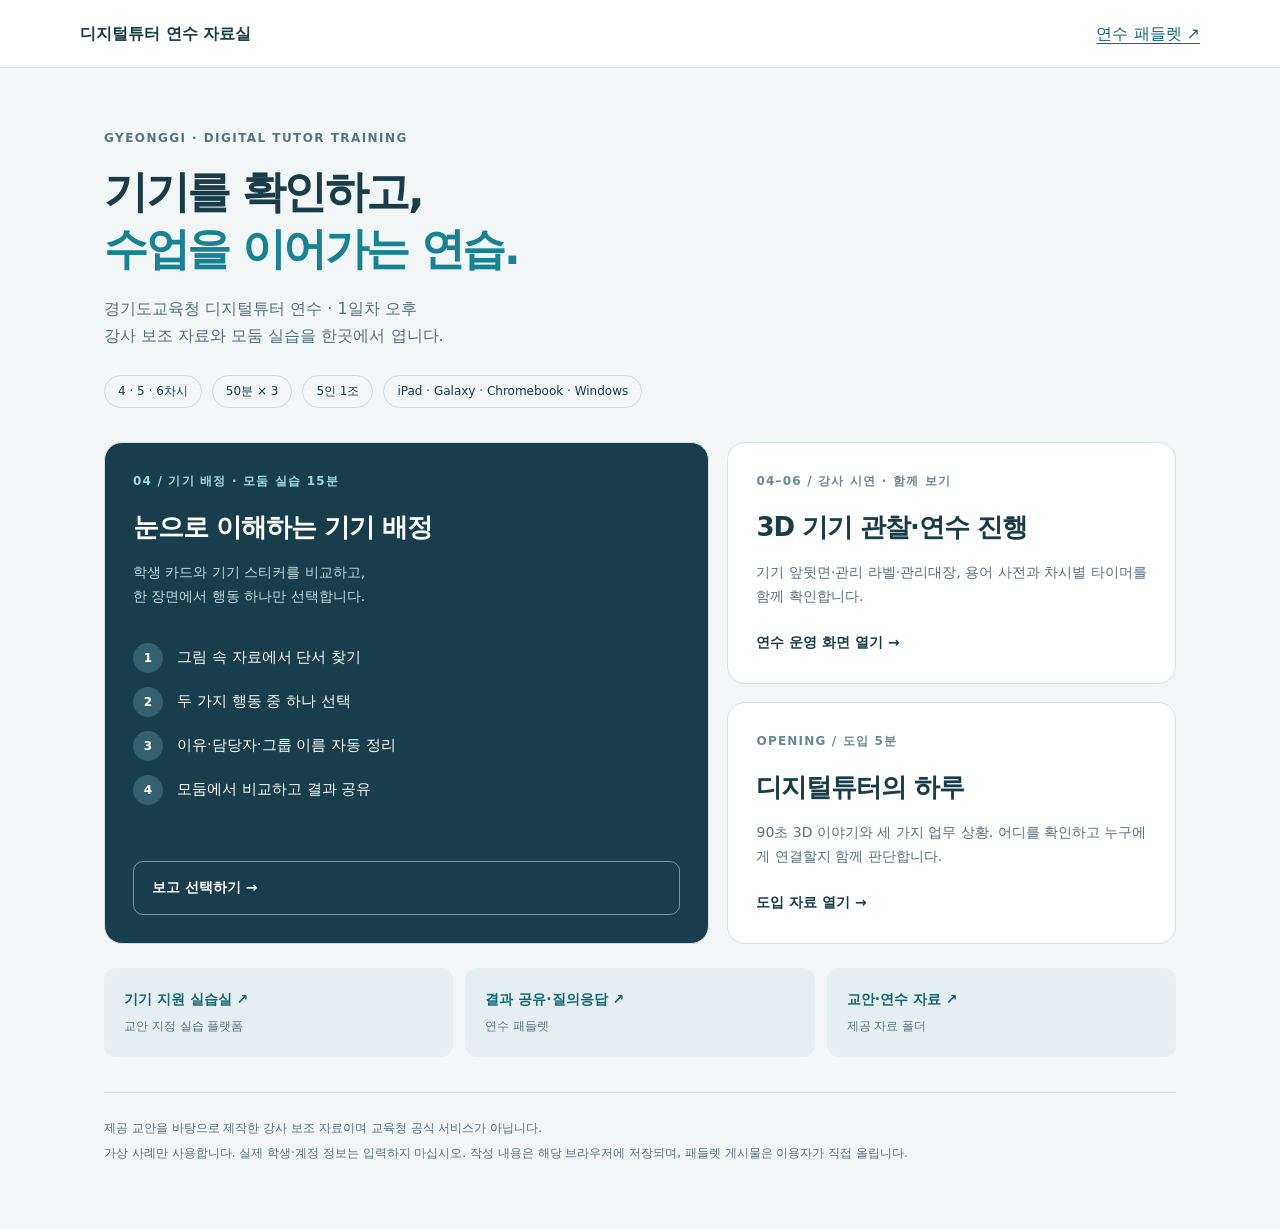
<file: index.html>
<!doctype html><html lang="ko"><head><meta charset="utf-8"><meta name="viewport" content="width=device-width,initial-scale=1"><meta name="theme-color" content="#173e4a"><title>디지털튜터 연수 · 1일차 오후 자료실</title><style>*{box-sizing:border-box}body{margin:0;background:#f2f6f7;color:#183d48;font:16px/1.7 'Malgun Gothic',system-ui,sans-serif}header{padding:20px max(24px,calc((100vw - 1120px)/2));border-bottom:1px solid #dbe4e7;background:#fff;display:flex;justify-content:space-between;gap:20px}header b{font-size:16px}a{color:#116775;text-underline-offset:4px}main{max-width:1120px;margin:auto;padding:60px 24px}small,.eyebrow{font-size:12px;color:#577680}.eyebrow{letter-spacing:.12em;font-weight:800}h1{font-size:44px;letter-spacing:-.055em;line-height:1.3;margin:14px 0 18px}h1 span{color:#168293}p{color:#57717c}.meta{display:flex;gap:10px;margin:26px 0 34px;flex-wrap:wrap}.meta span{border:1px solid #cbdce2;border-radius:30px;padding:5px 13px;font-size:12px}.cards{display:grid;grid-template-columns:1.35fr 1fr;gap:18px}.card{display:flex;flex-direction:column;background:#fff;border:1px solid #d4e1e6;border-radius:18px;padding:28px;text-decoration:none;color:inherit;transition:transform .15s}.card:hover{transform:translateY(-3px)}.card:focus-visible{outline:3px solid #176d7e;outline-offset:4px}.card.primary{background:#173e4a;color:#fff;grid-row:span 2}.number{font-size:12px;color:#698994;font-weight:800;letter-spacing:.1em}.primary .number{color:#9cdae1}.card h2{font-size:26px;letter-spacing:-.04em;margin:14px 0 12px}.card p{font-size:14px;margin:0 0 22px}.primary p{color:#c1dbe0}.flow{margin:12px 0 32px;display:grid;gap:14px}.flow div{display:flex;align-items:center;gap:14px;font-size:15px}.flow b{font-size:12px;width:30px;height:30px;border-radius:50%;background:#34616d;display:grid;place-items:center}.launch{margin-top:auto;font-weight:700;font-size:14px}.primary .launch{padding:14px 18px;border:1px solid #709ca6;border-radius:10px}.links{display:grid;grid-template-columns:repeat(3,1fr);gap:12px;margin:24px 0}.links a{padding:20px;background:#e5eff2;border-radius:12px;text-decoration:none;font-size:14px;font-weight:700}.links small{display:block;font-weight:400;margin-top:5px}footer{border-top:1px solid #d5e1e6;margin-top:35px;padding-top:20px;font-size:12px;color:#6b828b}footer p{margin:5px 0}@media(max-width:700px){main{padding:32px 18px}h1{font-size:33px}header{padding:16px 18px;font-size:12px;flex-wrap:wrap}.cards,.links{grid-template-columns:1fr}.card{padding:23px}.card h2{font-size:24px}}@media(prefers-reduced-motion:reduce){.card{transition:none}}</style></head><body><header><b>디지털튜터 연수 자료실</b><a href="https://padlet.com/gottkf12087/1-s024ju3gdi9zhdnk81i8" target="_blank" rel="noopener">연수 패들렛 ↗</a></header><main><div class="eyebrow">GYEONGGI · DIGITAL TUTOR TRAINING</div><h1>기기를 확인하고,<br><span>수업을 이어가는 연습.</span></h1><p>경기도교육청 디지털튜터 연수 · 1일차 오후<br>강사 보조 자료와 모둠 실습을 한곳에서 엽니다.</p><div class="meta"><span>4 · 5 · 6차시</span><span>50분 × 3</span><span>5인 1조</span><span>iPad · Galaxy · Chromebook · Windows</span></div><div class="cards"><a class="card primary" href="v2/assignment.html"><span class="number">04 / 기기 배정 · 모둠 실습 15분</span><h2>눈으로 이해하는 기기 배정</h2><p>학생 카드와 기기 스티커를 비교하고,<br>한 장면에서 행동 하나만 선택합니다.</p><div class="flow"><div><b>1</b>그림 속 자료에서 단서 찾기</div><div><b>2</b>두 가지 행동 중 하나 선택</div><div><b>3</b>이유·담당자·그룹 이름 자동 정리</div><div><b>4</b>모둠에서 비교하고 결과 공유</div></div><span class="launch">보고 선택하기 →</span></a><a class="card" href="v2/?start=4"><span class="number">04–06 / 강사 시연 · 함께 보기</span><h2>3D 기기 관찰·연수 진행</h2><p>기기 앞뒷면·관리 라벨·관리대장, 용어 사전과 차시별 타이머를 함께 확인합니다.</p><span class="launch">연수 운영 화면 열기 →</span></a><a class="card" href="v2/day.html"><span class="number">OPENING / 도입 5분</span><h2>디지털튜터의 하루</h2><p>90초 3D 이야기와 세 가지 업무 상황. 어디를 확인하고 누구에게 연결할지 함께 판단합니다.</p><span class="launch">도입 자료 열기 →</span></a></div><div class="links"><a href="https://goett.kr/sim/v2/" target="_blank" rel="noopener">기기 지원 실습실 ↗<small>교안 지정 실습 플랫폼</small></a><a href="https://padlet.com/gottkf12087/1-s024ju3gdi9zhdnk81i8" target="_blank" rel="noopener">결과 공유·질의응답 ↗<small>연수 패들렛</small></a><a href="https://drive.google.com/drive/folders/1Egm--2MVPK7iXvqDDVLZUzy-BuIWn7Jw" target="_blank" rel="noopener">교안·연수 자료 ↗<small>제공 자료 폴더</small></a></div><footer><p>제공 교안을 바탕으로 제작한 강사 보조 자료이며 교육청 공식 서비스가 아닙니다.</p><p>가상 사례만 사용합니다. 실제 학생·계정 정보는 입력하지 마십시오. 작성 내용은 해당 브라우저에 저장되며, 패들렛 게시물은 이용자가 직접 올립니다.</p></footer></main></body></html>
</file>
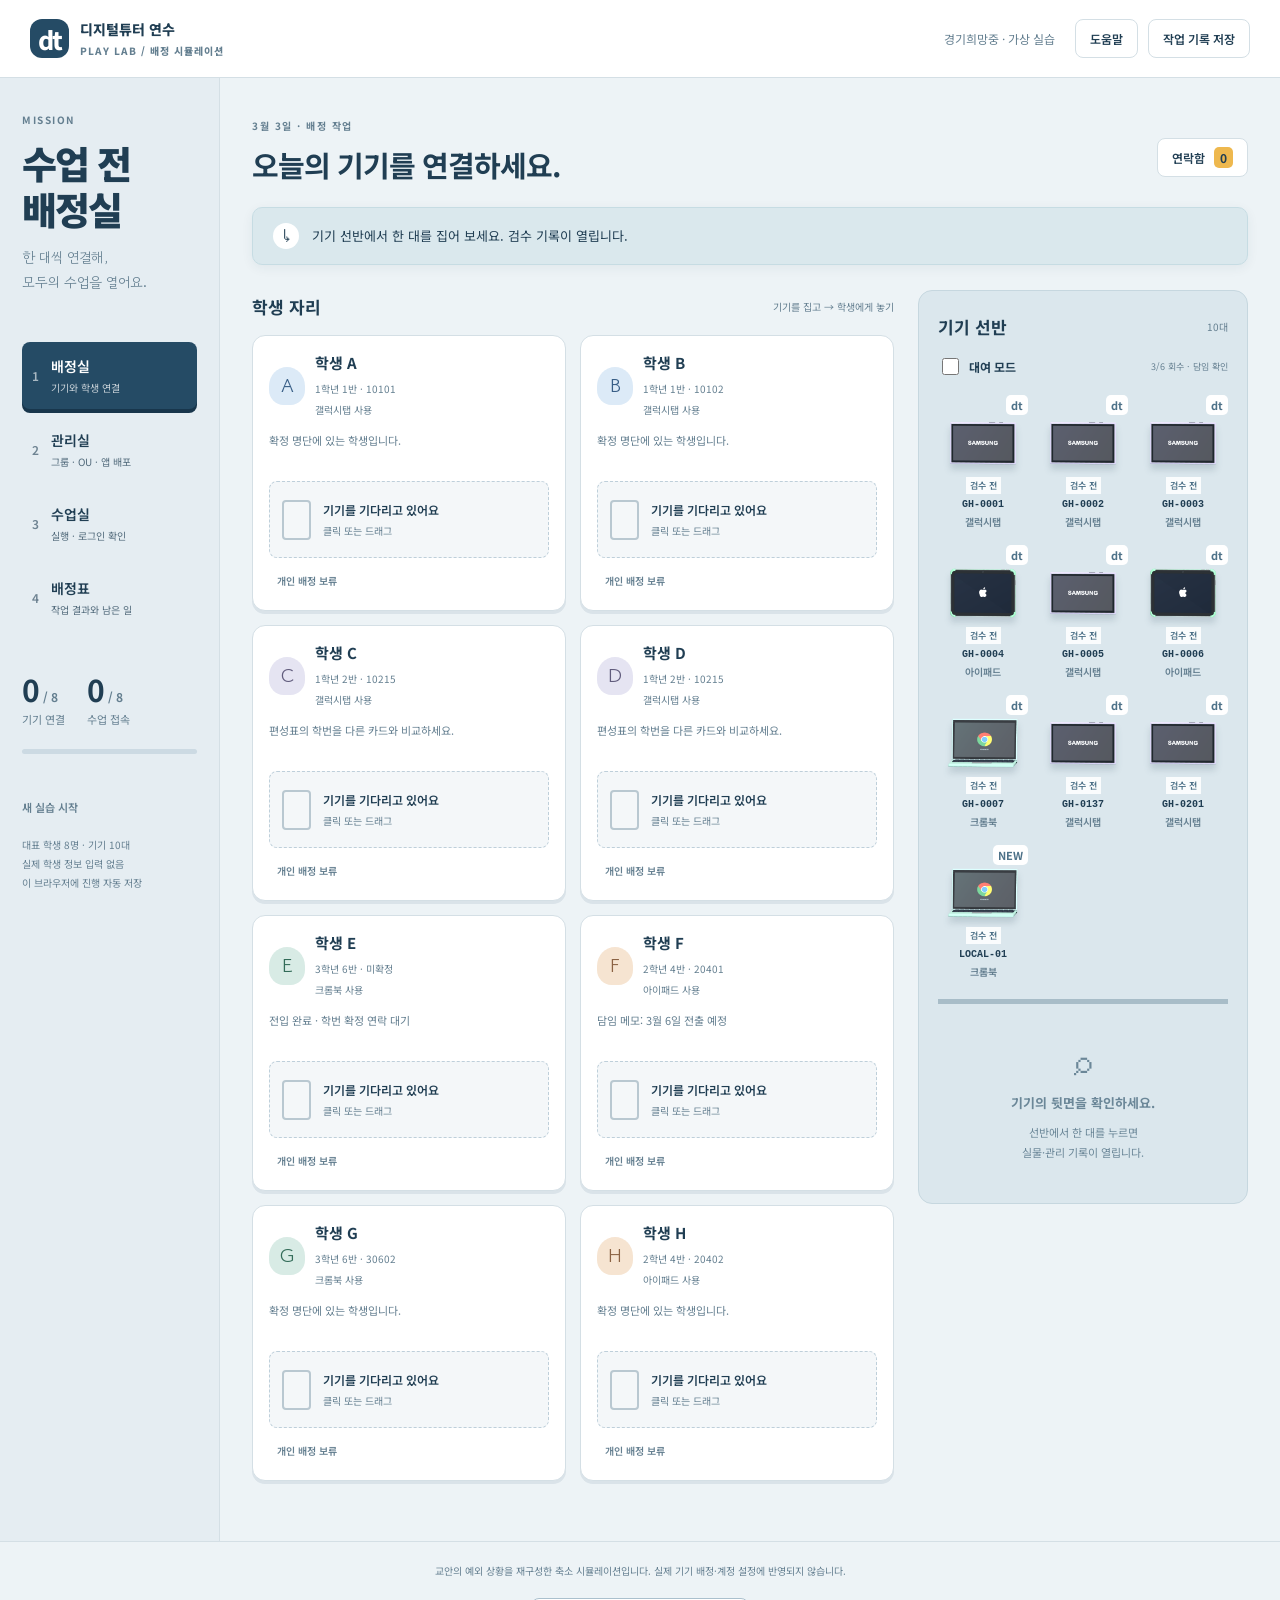
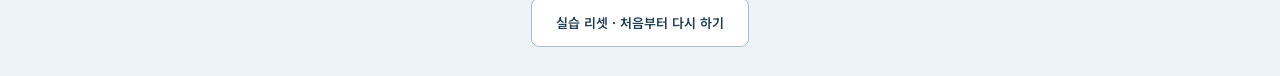
<file: assignment-lab/index.html>
<!doctype html><html lang="ko"><head><meta charset="utf-8"><meta name="viewport" content="width=device-width,initial-scale=1"><meta name="theme-color" content="#254b65"><title>수업 전 배정실 · 디지털튜터 시뮬레이션</title><link rel="stylesheet" href="game.css?v=7"><script type="importmap">{"imports":{"three":"./vendor/three.module.js"}}</script></head><body><div id="app"></div><dialog id="guide" aria-labelledby="guideTitle"><h2 id="guideTitle">오늘은 튜터님이 배정실 담당입니다.</h2><p>1학년 1·2반은 갤럭시탭, 2학년 4반은 아이패드, 3학년 6반은 크롬북을 사용합니다. 기기를 검수하고 학생에게 연결한 뒤, 반별 관리와 앱 접속까지 준비하세요.</p><ol><li><b>배정실:</b> 선반에서 기기를 집고 학생 카드를 누르세요. 드래그도 됩니다.</li><li><b>연락함:</b> 중복 학번·전입생은 보류 후 확인 요청. 회신을 적용하세요.</li><li><b>관리실:</b> MDM 그룹과 Google OU를 각각 만들고, 기기와 계정을 편입하고, 반마다 다른 담임 요청대로 앱을 설치·제거하세요.</li><li><b>수업실:</b> 8명의 앱 접속을 확인하세요. 문제가 생기면 해결하고 재확인합니다.</li></ol><p>학생 F는 3월 6일 전출 예정입니다. 개인 배정을 보류하고 대여 모드로 지원하세요. 이 실습의 대여 회수일은 3월 6일, 확인 담당은 담임으로 설정됩니다.</p><details><summary>교안과 축소 실습의 차이</summary><p>원 교안은 7개 반 210명, 통합유지관리 208대와 자체구매 12대입니다. 여기서는 대표 학생 8명과 기기 10대로 축소했습니다. 중복 학번·전입·전출·일련번호 불일치·파손·미등록 문제 유형을 유지했습니다. 반별 앱 요청·앱 이름, 학생 A~H, SIM 번호, 담당자 회신, 보관함, 앱 권한 오류는 학습용 가상 설정입니다.</p><p>성공은 이 가상 배정 결과의 완성을 뜻하며 실제 학교 MDM·계정에는 반영되지 않습니다.</p></details><button id="closeGuide" class="primary">배정실로 돌아가기</button></dialog><div id="announce" role="status" aria-live="polite" class="sr-only"></div><noscript>JavaScript를 허용해야 배정실을 열 수 있습니다.</noscript><script type="module" src="game.mjs?v=7"></script></body></html>
</file>
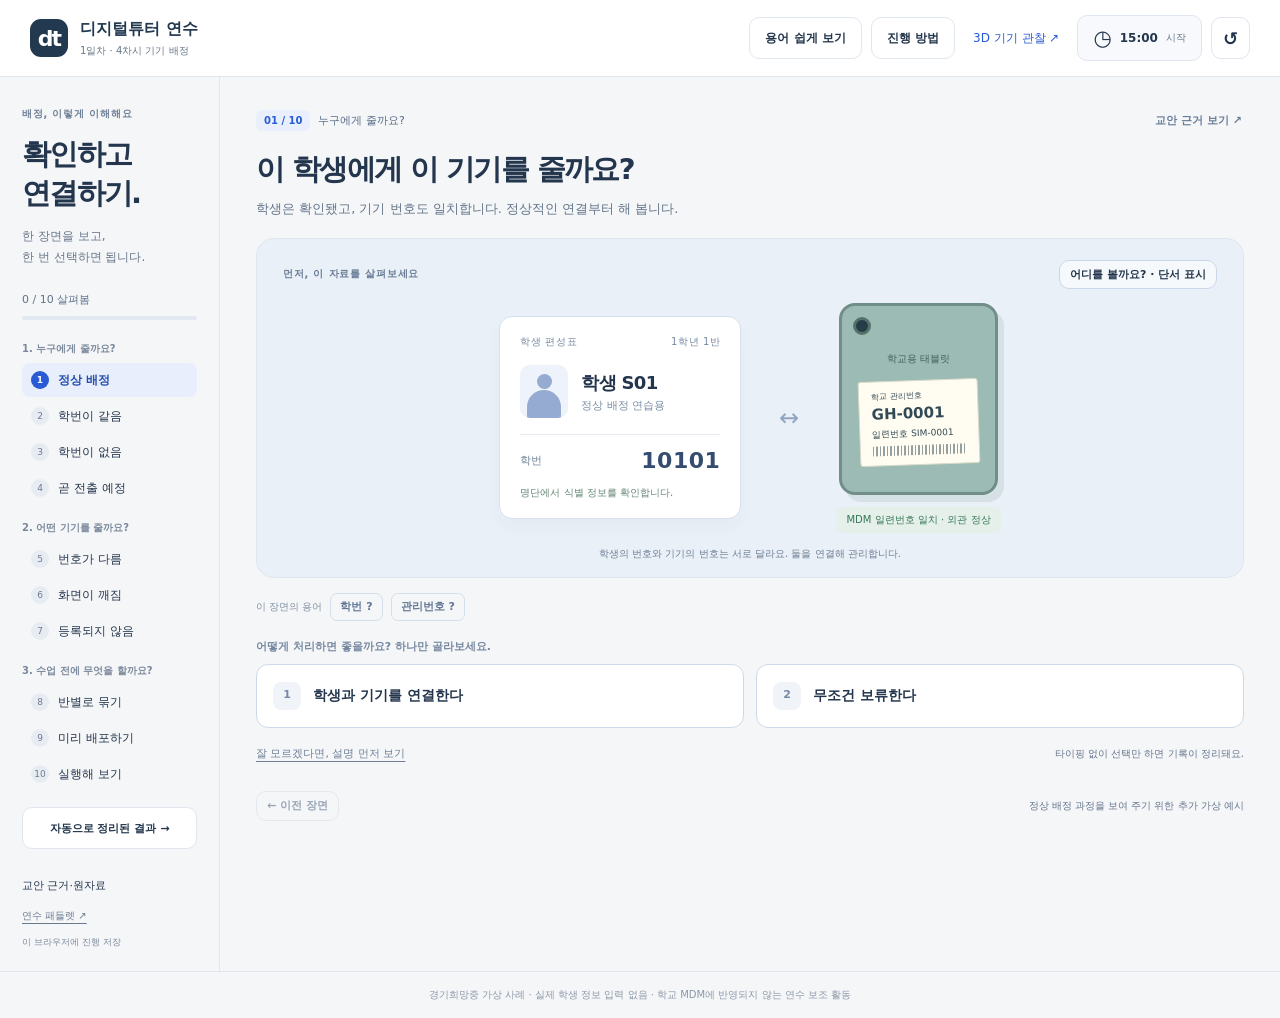
<file: v2/assignment.html>
<!doctype html><html lang="ko"><head><meta charset="utf-8"><meta name="viewport" content="width=device-width,initial-scale=1"><meta name="theme-color" content="#f5f6f8"><meta name="description" content="학생 카드와 기기 화면을 비교하고 선택하며 이해하는 4차시 기기 배정. 기록은 자동으로 정리됩니다."><title>눈으로 이해하는 기기 배정 · 디지털튜터 연수</title><link rel="stylesheet" href="assignment.css?v=2"></head><body>
<header class="topbar"><a class="brand" href="../"><span class="brand-symbol" aria-hidden="true">dt</span><span>디지털튜터 연수<small>1일차 · 4차시 기기 배정</small></span></a><nav aria-label="도움말"><button id="termsBtn">용어 쉽게 보기</button><button id="howBtn">진행 방법</button><a href="./?start=4" target="_blank" rel="noopener">3D 기기 관찰 ↗</a><button id="timerBtn" class="timer-button" aria-label="15분 타이머 시작"><span aria-hidden="true">◷</span> <span id="clock">15:00</span><small id="timerState">시작</small></button><button id="timerReset" class="icon-button" aria-label="타이머 15분으로 다시 설정" title="타이머 다시 설정">↺</button></nav></header>
<div class="layout"><aside class="sidebar"><p class="eyebrow">배정, 이렇게 이해해요</p><h1>확인하고<br>연결하기.</h1><p class="sidebar-intro">한 장면을 보고,<br>한 번 선택하면 됩니다.</p><div class="overall"><span id="overallLabel">0 / 10 살펴봄</span><div class="progress"><i id="overallBar"></i></div></div><nav id="sceneNav" aria-label="학습 상황"></nav><button id="summaryBtn" class="summary-link">자동으로 정리된 결과 →</button><div class="sidebar-bottom"><button id="sourceBtn">교안 근거·원자료</button><a href="https://padlet.com/gottkf12087/1-s024ju3gdi9zhdnk81i8" target="_blank" rel="noopener">연수 패들렛 ↗</a><small id="saveState" role="status">이 브라우저에 진행 저장</small></div></aside>
<main id="main"><div id="lesson"></div></main></div>
<footer class="page-footer">경기희망중 가상 사례 · 실제 학생 정보 입력 없음 · 학교 MDM에 반영되지 않는 연수 보조 활동</footer>
<dialog id="helpDialog" aria-labelledby="helpTitle"><div class="dialog-head"><h2 id="helpTitle"></h2><button id="helpClose" aria-label="도움말 닫기">닫기</button></div><div id="helpBody"></div></dialog><div id="toast" role="status" hidden></div><noscript>이 실습은 JavaScript를 사용합니다. 브라우저에서 JavaScript를 허용해 주세요.</noscript><script type="module" src="assignment.js?v=2"></script></body></html>
</file>
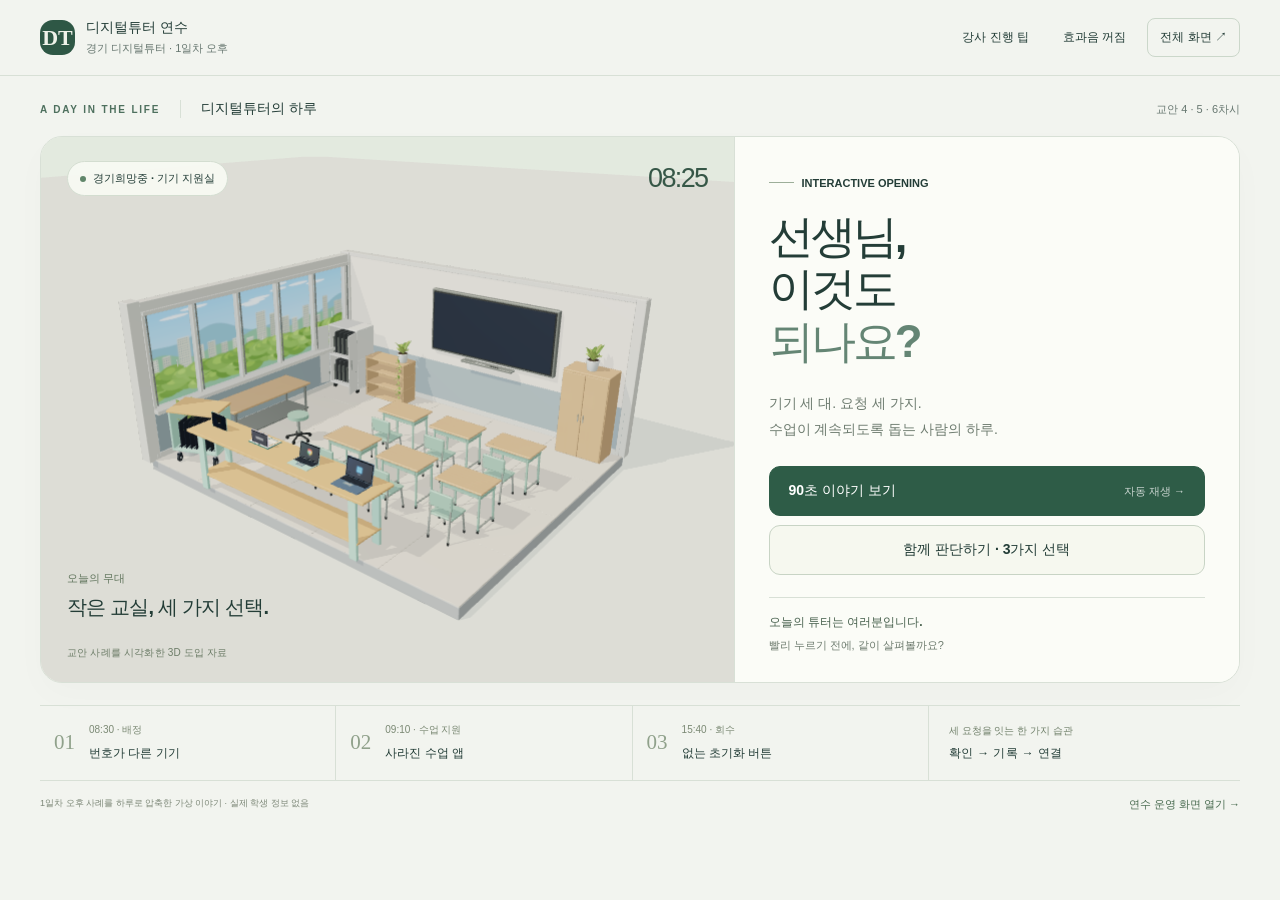
<file: v2/day.html>
<!doctype html>
<html lang="ko"><head><meta charset="utf-8"><meta name="viewport" content="width=device-width,initial-scale=1"><meta name="theme-color" content="#edf2ed"><title>디지털튜터의 하루 · 선생님, 이것도 되나요?</title><meta name="description" content="직접 만든 3D 교실에서 시작하는 90초 이야기와 세 가지 판단. 경기 디지털튜터 1일차 오후 연수 도입."><link rel="stylesheet" href="day.css"><script type="importmap">{"imports":{"three":"./vendor/three.module.js"}}</script></head>
<body>
<header class="topbar"><a href="./" class="brand"><span class="brandmark">DT</span><span>디지털튜터 연수<small>경기 디지털튜터 · 1일차 오후</small></span></a><div class="toptools"><button id="backHome" hidden>처음으로</button><button id="guideOpen">강사 진행 팁</button><button id="sound" aria-pressed="false">효과음 꺼짐</button><button id="full">전체 화면 ↗</button></div></header>
<main id="experience" data-screen="home">
<div class="chapterline"><span class="eyebrow">A DAY IN THE LIFE</span><span class="chaptertitle">디지털튜터의 하루</span><span class="edition">교안 4 · 5 · 6차시</span></div>
<div class="stage-grid">
<section class="visual" aria-label="3D 이야기 무대">
<canvas id="dayCanvas" aria-label="직접 만든 3D 교실과 기기. 장면에 따라 기기 뒷면, 아이패드, 크롬북을 가까이 보여 줍니다."></canvas>
<div class="scene-hud"><span class="location"><i></i><b id="location">경기희망중 · 기기 지원실</b></span><span class="time" id="storyTime">08:25</span></div>
<div id="worldNotice" role="status">교실 문을 여는 중…</div>
<div id="sceneLabel" class="scene-label"><span>오늘의 무대</span><b>작은 교실, 세 가지 선택.</b></div>
<div id="evidence" class="evidence" hidden></div>
<div id="sceneTools" class="scene-tools" hidden><button id="turnDevice">반대쪽 보기 ↻</button><span>3D 실물 · 교육용 예시</span></div>
<div class="world-caption" id="worldCaption">교안 사례를 시각화한 3D 도입 자료</div>
</section>
<section class="story-panel" id="storyPanel" aria-label="이야기와 선택">
<div id="panelBody"></div>
</section>
</div>
<nav class="story-rail" aria-label="장면 이동"><button data-scene="0"><span>01</span><div><small>08:30 · 배정</small><b>번호가 다른 기기</b></div><i></i></button><button data-scene="1"><span>02</span><div><small>09:10 · 수업 지원</small><b>사라진 수업 앱</b></div><i></i></button><button data-scene="2"><span>03</span><div><small>15:40 · 회수</small><b>없는 초기화 버튼</b></div><i></i></button><div class="rail-end"><span id="completion">세 요청을 잇는 한 가지 습관</span><b>확인 → 기록 → 연결</b></div></nav>
<div class="playback" id="playback" hidden><button id="playPause" aria-label="일시정지">Ⅱ 일시정지</button><div class="track"><div id="progress"></div></div><span id="elapsed">00:00 / 01:30</span><button id="nextScene">다음 장면 →</button><button id="restart">처음으로</button></div>
<footer><span>1일차 오후 사례를 하루로 압축한 가상 이야기 · 실제 학생 정보 없음</span><a href="./">연수 운영 화면 열기 →</a></footer>
</main>
<dialog id="guide"><div class="dialoghead"><span class="eyebrow">이 화면만 켜고 시작하세요</span><button id="guideClose" aria-label="진행 팁 닫기">×</button></div><h2>첫 5분, 이렇게 시작해요.</h2><p class="guide-intro">“여러분, 오늘은 수업을 지원하는 디지털튜터가 되어 보겠습니다. 첫 요청에서 무엇부터 확인하면 좋을까요?”</p><ol class="runlist"><li><time>0:00–1:30</time><div><b>90초 이야기 보기</b><p>자막과 3D 장면이 자동으로 넘어갑니다. 음성 없이도 진행할 수 있어요.</p></div></li><li><time>1:30–3:45</time><div><b>세 가지 선택을 함께</b><p>문항당 45초. 10초 개인 생각 → 15초 옆 사람과 이유 → 20초 함께 정리. 선택은 강사가 대표로 클릭해요.</p></div></li><li><time>3:45–5:00</time><div><b>한 문장 듣고 교안으로</b><p>“어떤 선택에서 가장 망설였나요?” 한두 명의 이야기를 듣고 4차시 배정 활동으로 넘어가세요.</p></div></li></ol><div class="guide-note"><b>바로 퀴즈로 시작해도 좋아요.</b><p>‘함께 판단하기’를 누르면 장면마다 멈춥니다. 30초 타이머는 선택 사항이고, 시간이 끝나도 답이 자동으로 공개되지 않습니다.</p></div><details><summary>교안 근거와 표현 범위</summary><p>제공된 1일차 신규·재교육 교안의 4차시 배정 자료(GH-0137 시리얼 불일치), 5차시 iPad 앱 누락, 6차시 크롬북 초기화 요청을 재구성했습니다. 실제 업무 순서나 표준 시간표를 뜻하지 않습니다.</p><p>MDM 그룹이 모든 앱 누락의 원인은 아닙니다. 초기화 제한과 배포 권한도 학교·기기에 따라 다릅니다. 표시된 시리얼은 비교를 위한 가상 값이며, 3D 화면의 기기 비율·라벨도 교육용 예시입니다.</p><a href="https://goett.kr/sim/v2/" target="_blank" rel="noopener">교안의 기기 지원 실습실 ↗</a></details><p class="keyhint">자동 재생: Space 일시정지 · → 다음 장면 · Esc 전체 화면 나가기</p></dialog>
<div id="announcement" class="sr-only" role="status" aria-live="polite"></div>
<script type="module" src="day.js"></script>
</body></html>
</file>
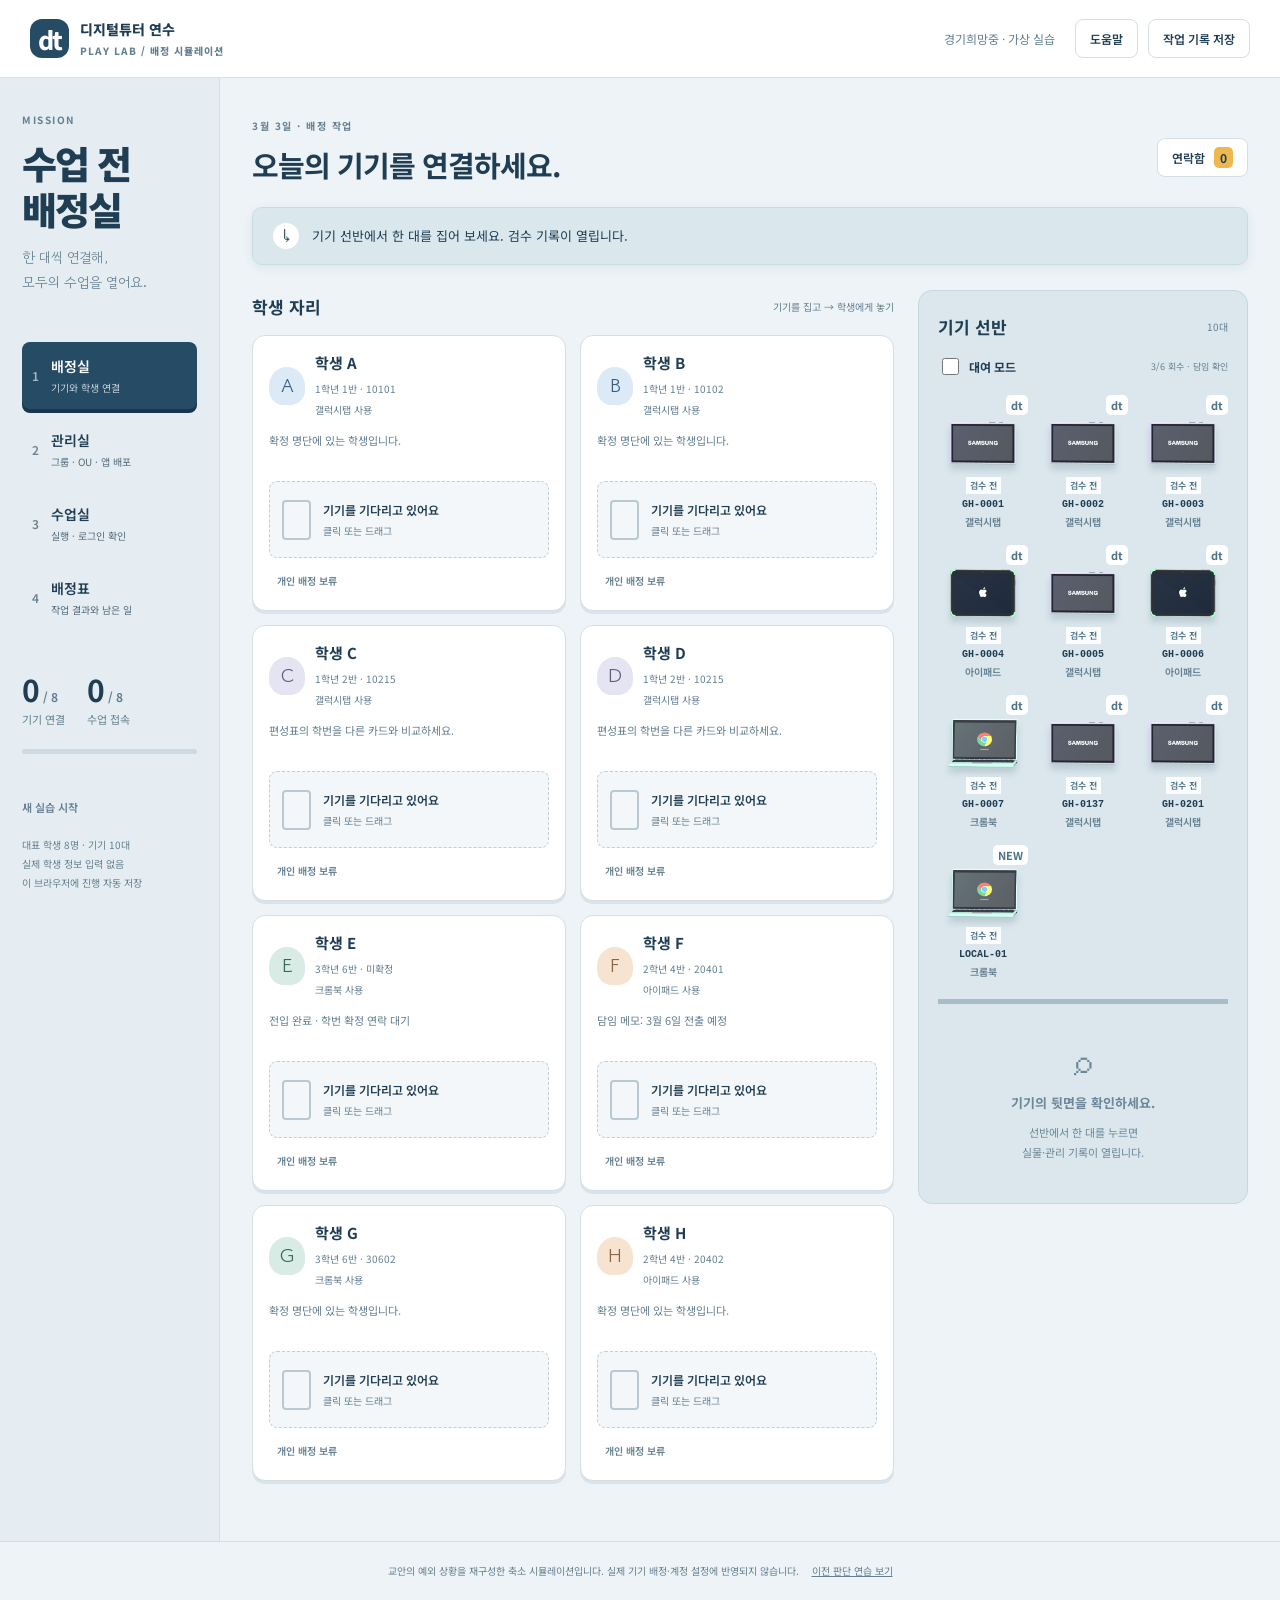
<file: v3/assignment.html>
<!doctype html><html lang="ko"><head><meta charset="utf-8"><meta name="viewport" content="width=device-width,initial-scale=1"><meta name="theme-color" content="#254b65"><title>수업 전 배정실 · 디지털튜터 시뮬레이션</title><link rel="stylesheet" href="game.css?v=7"><script type="importmap">{"imports":{"three":"../v2/vendor/three.module.js"}}</script></head><body><div id="app"></div><dialog id="guide" aria-labelledby="guideTitle"><h2 id="guideTitle">오늘은 튜터님이 배정실 담당입니다.</h2><p>1학년 1·2반은 갤럭시탭, 2학년 4반은 아이패드, 3학년 6반은 크롬북을 사용합니다. 기기를 검수하고 학생에게 연결한 뒤, 반별 관리와 앱 접속까지 준비하세요.</p><ol><li><b>배정실:</b> 선반에서 기기를 집고 학생 카드를 누르세요. 드래그도 됩니다.</li><li><b>연락함:</b> 중복 학번·전입생은 보류 후 확인 요청. 회신을 적용하세요.</li><li><b>관리실:</b> MDM 그룹과 Google OU를 각각 만들고, 기기와 계정을 편입하고, 반마다 다른 담임 요청대로 앱을 설치·제거하세요.</li><li><b>수업실:</b> 8명의 앱 접속을 확인하세요. 문제가 생기면 해결하고 재확인합니다.</li></ol><p>학생 F는 3월 6일 전출 예정입니다. 개인 배정을 보류하고 대여 모드로 지원하세요. 이 실습의 대여 회수일은 3월 6일, 확인 담당은 담임으로 설정됩니다.</p><details><summary>교안과 축소 실습의 차이</summary><p>원 교안은 7개 반 210명, 통합유지관리 208대와 자체구매 12대입니다. 여기서는 대표 학생 8명과 기기 10대로 축소했습니다. 중복 학번·전입·전출·일련번호 불일치·파손·미등록 문제 유형을 유지했습니다. 반별 앱 요청·앱 이름, 학생 A~H, SIM 번호, 담당자 회신, 보관함, 앱 권한 오류는 학습용 가상 설정입니다.</p><p>성공은 이 가상 배정 결과의 완성을 뜻하며 실제 학교 MDM·계정에는 반영되지 않습니다.</p></details><button id="closeGuide" class="primary">배정실로 돌아가기</button></dialog><div id="announce" role="status" aria-live="polite" class="sr-only"></div><noscript>JavaScript를 허용해야 배정실을 열 수 있습니다.</noscript><script type="module" src="game.mjs?v=7"></script></body></html>
</file>
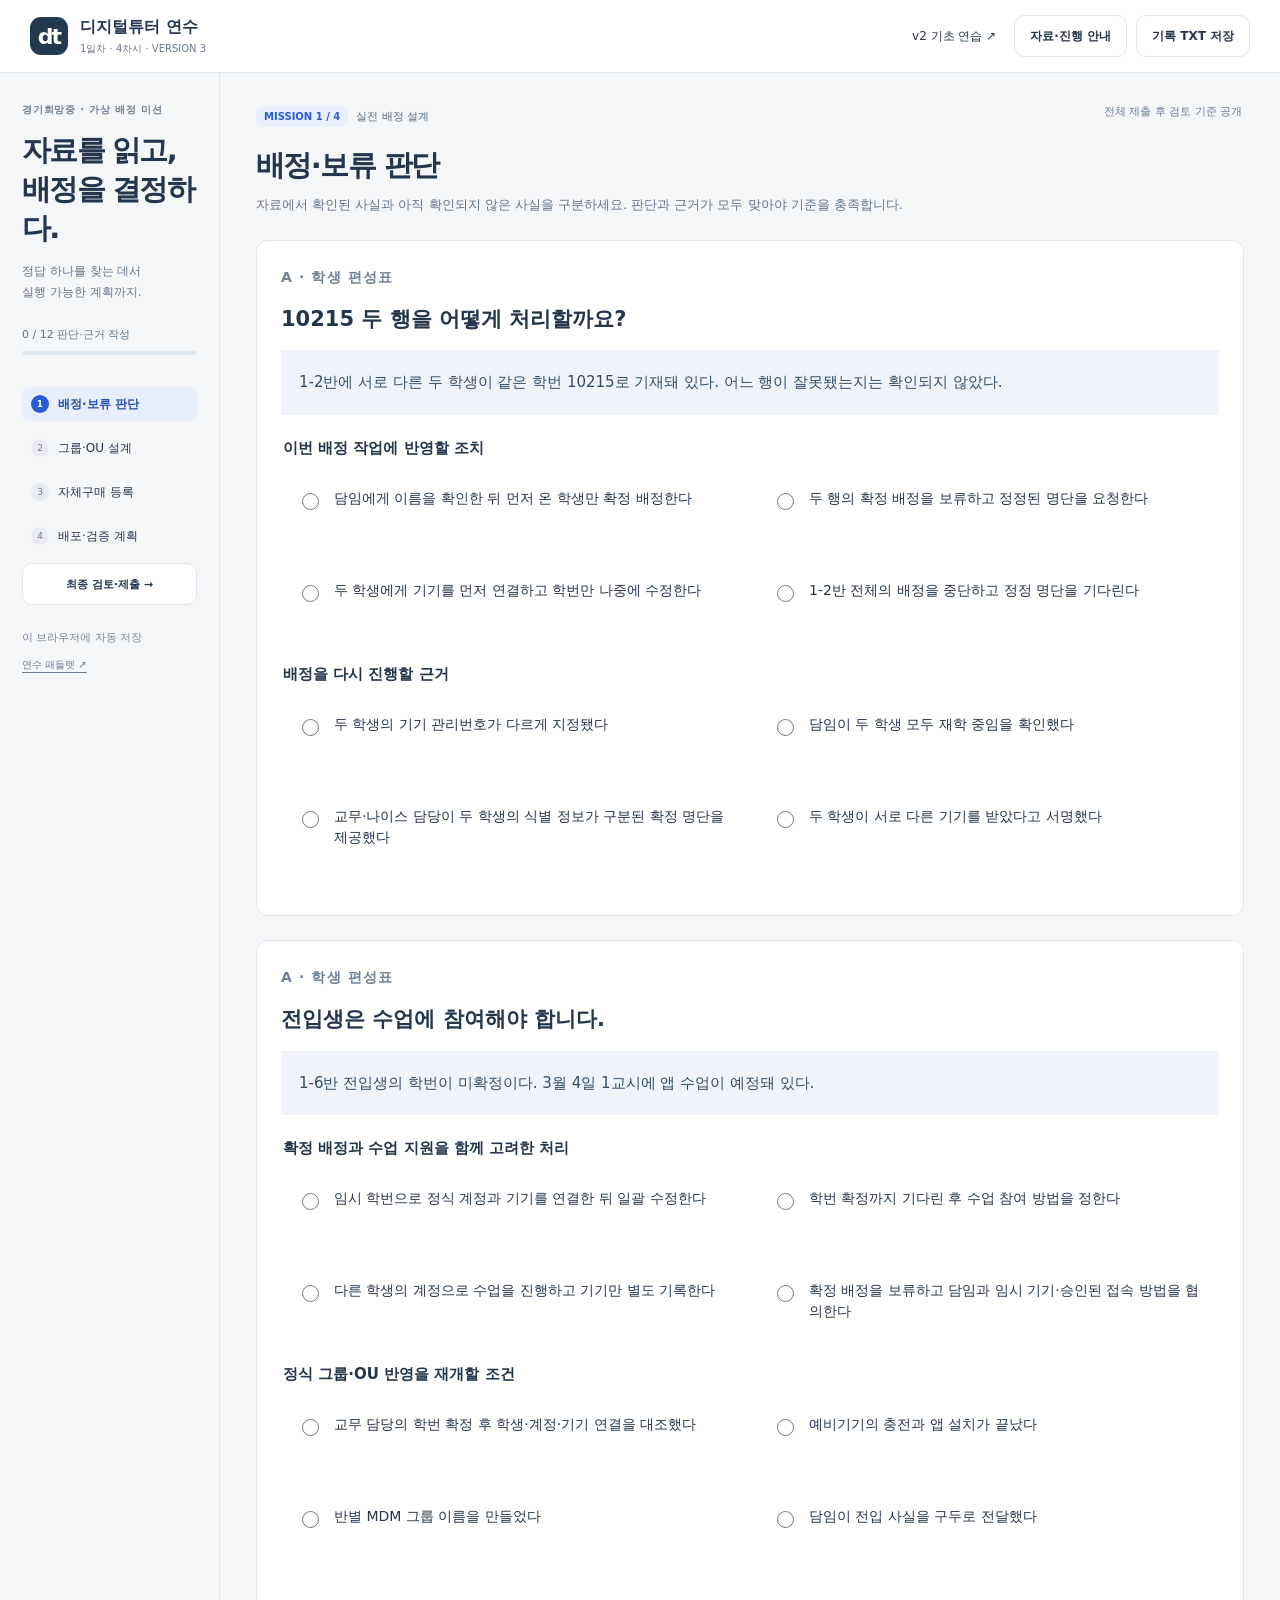
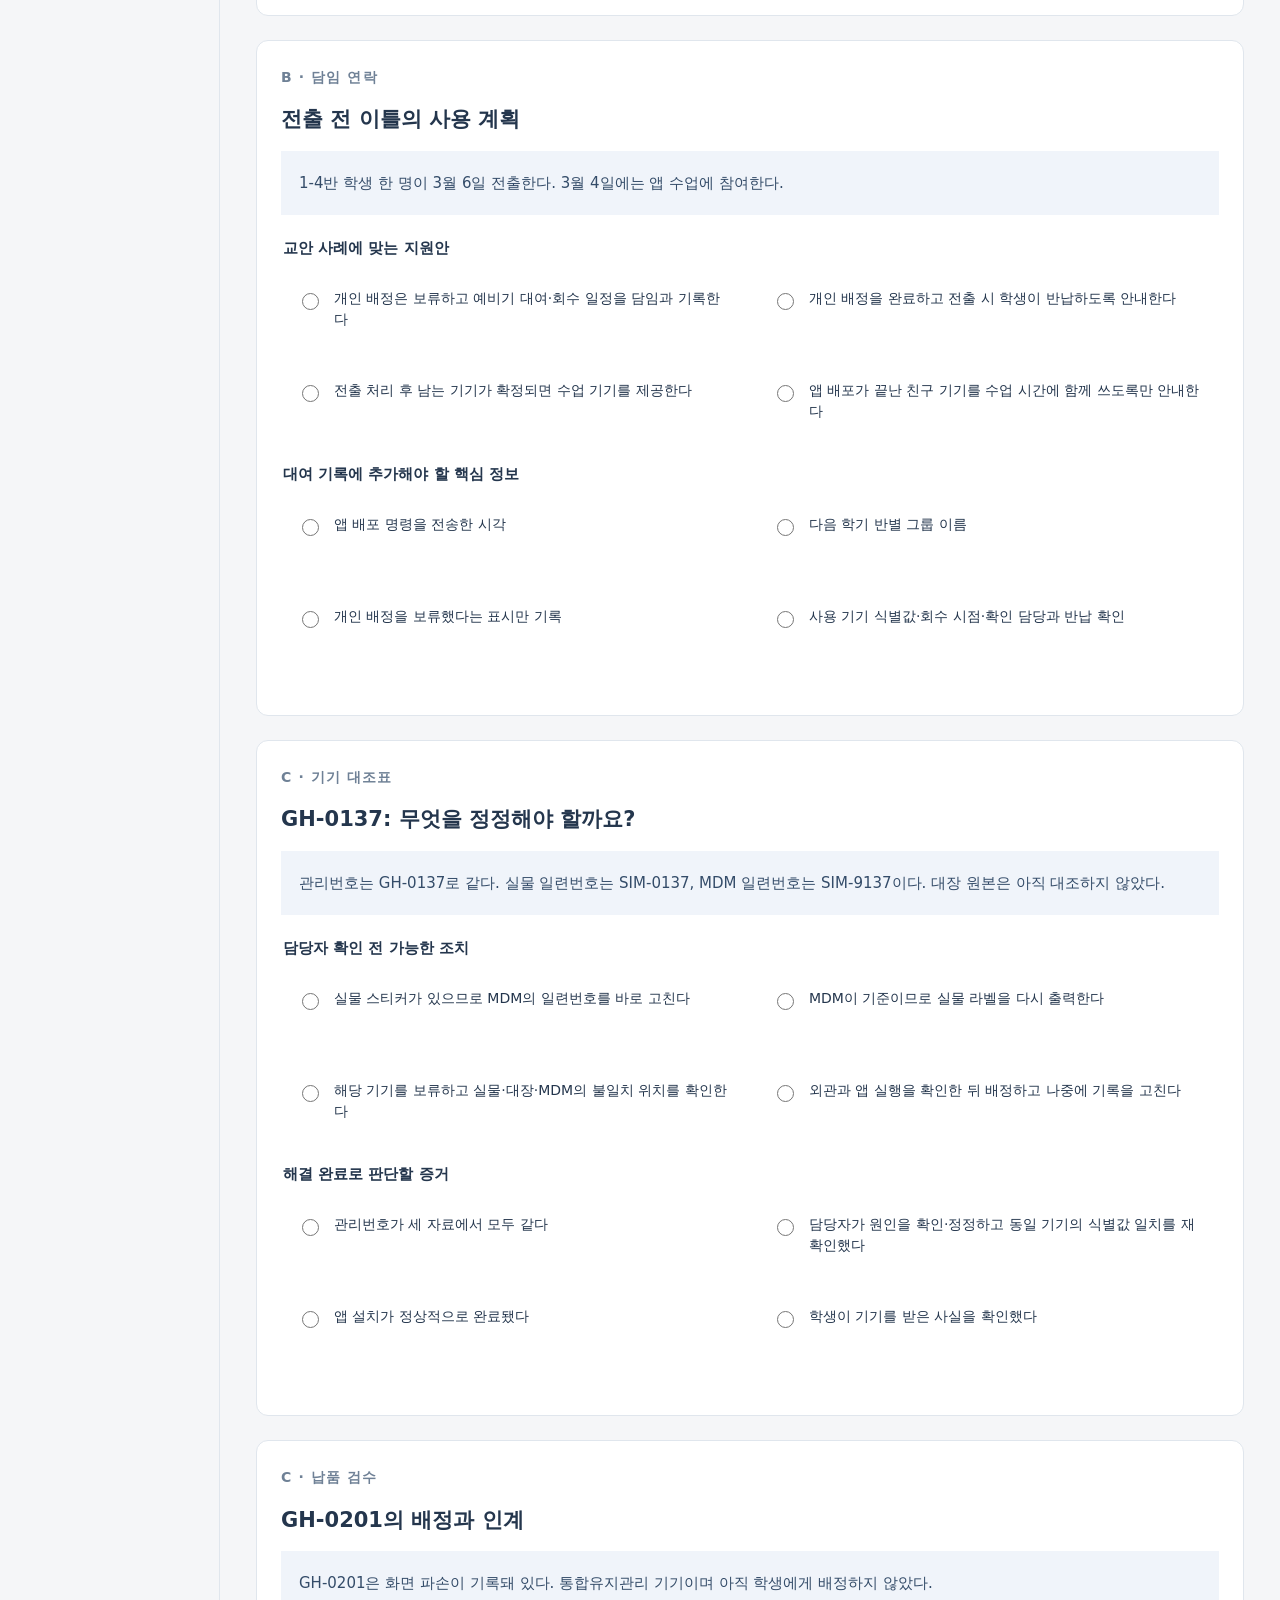
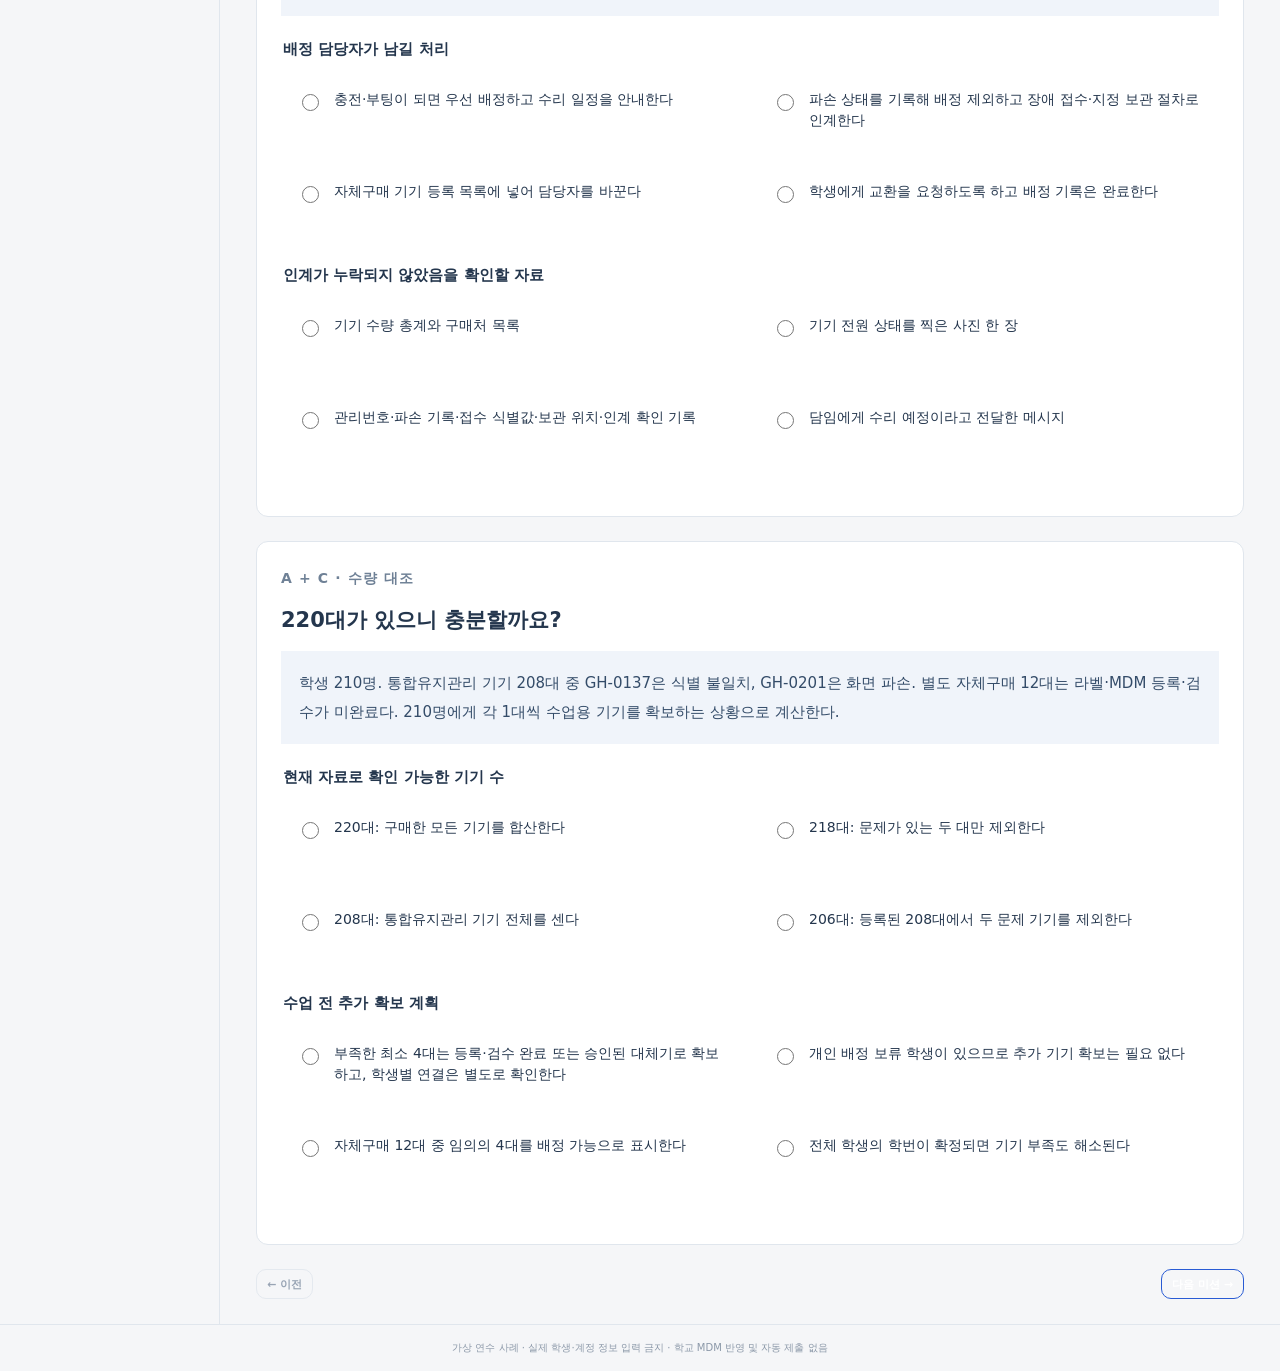
<file: v3/quiz.html>
<!doctype html><html lang="ko"><head><meta charset="utf-8"><meta name="viewport" content="width=device-width,initial-scale=1"><meta name="description" content="자료를 대조해 배정·보류, 그룹·OU, 등록, 배포·검증 계획을 만드는 디지털튜터 실전 미션"><title>기기 배정 미션 v3 · 디지털튜터 연수</title><link rel="stylesheet" href="assignment.css"></head><body>
<header class="topbar"><a class="brand" href="https://gottkf1208.github.io/digital-tutor-training/"><span class="brand-symbol">dt</span><span>디지털튜터 연수<small>1일차 · 4차시 · VERSION 3</small></span></a><nav><a href="https://gottkf1208.github.io/digital-tutor-training/v2/assignment.html?v=2">v2 기초 연습 ↗</a><button id="source">자료·진행 안내</button><button id="export">기록 TXT 저장</button></nav></header>
<div class="layout"><aside class="sidebar"><p class="eyebrow">경기희망중 · 가상 배정 미션</p><h1>자료를 읽고,<br>배정을 결정하다.</h1><p class="sidebar-intro">정답 하나를 찾는 데서<br>실행 가능한 계획까지.</p><div class="overall"><span id="progress"></span><div class="progress"><i id="bar"></i></div></div><nav id="sceneNav" aria-label="미션 단계"></nav><button id="resultNav" class="summary-link">최종 검토·제출 →</button><div class="sidebar-bottom"><small id="save" role="status">이 브라우저에 자동 저장</small><a href="https://padlet.com/gottkf12087/1-s024ju3gdi9zhdnk81i8" target="_blank" rel="noopener">연수 패들렛 ↗</a></div></aside><main id="main" tabindex="-1"></main></div>
<footer class="page-footer">가상 연수 사례 · 실제 학생·계정 정보 입력 금지 · 학교 MDM 반영 및 자동 제출 없음</footer><dialog id="help" aria-labelledby="helpTitle"><div class="dialog-head"><h2 id="helpTitle">미션 자료와 진행 안내</h2><button id="close">닫기</button></div><p>기존 교안의 네 산출물인 배정·보류 기록, 반별 그룹·OU 이름, 자체구매 등록 계획, 앱 배포·표본 확인 계획을 완성합니다. 권장 활동 시간은 25~30분입니다.</p><ol><li>각 상황의 자료를 읽고 처리 결정과 근거를 각각 선택합니다.</li><li>그룹·OU 이름과 모둠의 실행 계획을 작성합니다.</li><li>전체 계획을 제출하면 검토 기준이 공개됩니다. 첫 제출 기록은 유지됩니다.</li><li>수정 후 다시 검토하고 TXT 기록을 저장하거나 직접 패들렛에 공유합니다.</li></ol><h3>원자료의 사실</h3><p>A 학생 편성표: 7개 반 각 30명, 10215 두 행 중복, 1-6반 전입생 학번 미확정.<br>B 담임 연락: 1-4반 학생 한 명 3월 6일 전출 예정.<br>C 기기 자료: 통합유지관리 208대, GH-0137 식별 불일치, GH-0201 파손. 자체구매 12대는 라벨·MDM 등록 없음.<br>D 미션: 반별 그룹·OU, 등록, 3월 4일 1교시 앱 수업 준비.</p><p>SIM 식별값은 연습용입니다. 수량 판단의 210명 동시 사용 조건, 인계 기록, 표본 설계, 로그인 실패 상황과 선택지는 v3에서 추가했습니다. 학교별 실제 권한과 지원 절차는 담당자에게 확인합니다.</p><p><a href="https://drive.google.com/drive/folders/1Egm--2MVPK7iXvqDDVLZUzy-BuIWn7Jw" target="_blank" rel="noopener">교안 원자료 폴더 ↗</a> · <a href="https://mdm.goe.go.kr/" target="_blank" rel="noopener">경기도 MDM ↗</a></p></dialog><div id="toast" role="status" hidden></div><noscript>JavaScript를 허용해야 미션을 진행할 수 있습니다.</noscript><script type="module" src="app.mjs"></script></body></html>
</file>
<file: assignment-lab/game.css>
@import url('https://fonts.googleapis.com/css2?family=Gowun+Dodum&family=Noto+Sans+KR:wght@400;500;600;700;800;900&display=swap');
:root{--ink:#203e53;--paper:#edf3f6;--line:#d4dfe5;--blue:#2d6a9b;--navy:#254b65;--teal:#258276;--gold:#eeb84e;--muted:#647f90;--white:#fff}*{box-sizing:border-box}body{margin:0;background:var(--paper);color:var(--ink);font-family:'Noto Sans KR','Malgun Gothic',sans-serif;font-size:14px}button,input,select{font:inherit}button{cursor:pointer;border:1px solid var(--line);background:#fff;color:var(--ink);padding:10px 14px;border-radius:8px;font-weight:600;transition:background .15s,transform .15s}button:hover{background:#eef5fa}button:active{transform:translateY(1px)}button:disabled{cursor:default;opacity:.65}button:focus-visible,a:focus-visible,select:focus-visible,input:focus-visible{outline:3px solid #d79424;outline-offset:3px}a{color:inherit}header{height:78px;display:flex;justify-content:space-between;align-items:center;padding:0 30px;background:white;border-bottom:1px solid var(--line)}.brand{display:flex;align-items:center;gap:11px;text-decoration:none;font-weight:800}.brand-mark{width:39px;height:39px;background:var(--navy);color:#fff;border-radius:12px;display:grid;place-items:center;font-size:25px;letter-spacing:-2px}.brand small{display:block;font-size:10px;letter-spacing:1px;color:var(--muted);margin-top:4px}.header-meta{display:flex;align-items:center;gap:10px;font-size:12px}.header-meta>span{margin-right:10px;color:var(--muted)}.game-shell{display:grid;grid-template-columns:220px minmax(0,1fr);max-width:1720px;margin:auto}.rail{padding:30px 22px;border-right:1px solid var(--line);background:#e5edf2}.room-sign{padding-bottom:25px}.room-sign>small,.kicker{font-size:10px;letter-spacing:1.5px;color:var(--muted);font-weight:700}.room-sign h1{font-size:38px;letter-spacing:-2px;line-height:1.2;margin:12px 0;font-weight:900}.room-sign p{font-family:'Gowun Dodum',sans-serif;line-height:1.8;font-size:14px;color:var(--muted)}.nav{border:0;background:none;display:flex;width:100%;text-align:left;gap:12px;align-items:center;margin:7px 0;padding:14px 10px}.nav.active{background:var(--navy);color:#fff;box-shadow:0 4px 0 #18364c}.nav-num{font-size:12px;opacity:.6}.nav small{font-size:10px;display:block;font-weight:400;margin-top:4px;opacity:.75}.mission-progress{margin-top:36px;display:flex;flex-wrap:wrap;gap:22px}.mission-progress b{font-size:30px}.mission-progress b small{font-size:12px;color:var(--muted)}.mission-progress span{display:block;font-size:11px;color:var(--muted)}.progress-track{width:100%;height:5px;background:#ccdae3;border-radius:4px}.progress-track i{height:100%;display:block;background:var(--teal);transition:width .3s}.quiet{border:0;background:none;padding-left:0;color:var(--muted);font-size:11px;margin-top:35px}.disclaimer{font-size:10px;line-height:1.9;color:var(--muted)}main{padding:30px 32px 60px;min-width:0}.page-heading{display:flex;justify-content:space-between;align-items:center;gap:15px}.page-heading h2{font-size:29px;letter-spacing:-1px;margin:8px 0 22px}.page-heading h2:focus{outline:0}.mail-button{font-size:12px;white-space:nowrap}.mail-button b{margin-left:6px;background:var(--gold);border-radius:5px;padding:2px 6px}.dispatch{display:flex;align-items:center;gap:13px;padding:15px 20px;background:#dae8ed;border:1px solid #c6dce3;border-radius:10px;font-size:13px;line-height:1.7;margin-bottom:25px}.dispatch.warning{background:#fff0d6;border-color:#e7c581}.dispatch-icon{display:grid;place-items:center;width:26px;height:26px;flex:none;background:white;border-radius:50%;font-size:17px}.desk-grid{display:grid;grid-template-columns:minmax(0,1fr) 330px;gap:24px}.section-title{display:flex;align-items:center;justify-content:space-between;gap:8px;margin:4px 0 16px}.section-title h3{font-size:17px;margin:0}.section-title>span{font-size:10px;color:var(--muted)}.student-grid{display:grid;grid-template-columns:1fr 1fr;gap:14px}.student{background:#fff;border:1px solid var(--line);border-radius:13px;padding:16px;position:relative;box-shadow:0 3px 0 #dae3e9;min-width:0}.student.connected{border-color:#9ac4b9}.student.held{background:#fffaf0;border-color:#e5ce9b}.student-head{display:flex;align-items:center;gap:10px}.student-head>div{flex:1}.student h3{font-size:15px;margin:0 0 4px}.student small{font-size:10px;color:var(--muted)}.avatar{border-radius:50% 50% 40% 40%;width:36px;height:38px;display:grid;place-items:center;font-family:'Gowun Dodum',sans-serif;font-size:20px;background:#dceaf7;color:#385e86}.tone-2{background:#e5e4f2;color:#605b7c}.tone-4{background:#f6e4d1;color:#8b6243}.tone-6{background:#d8ebe5;color:#326b58}.student-note{font-size:11px;line-height:1.7;color:var(--muted);min-height:38px;margin:12px 0}.device-slot{width:100%;min-height:77px;background:#f4f7f9;border:1px dashed #becfda;display:flex;text-align:left;align-items:center;gap:12px;padding:12px;font-size:12px;font-weight:600}.device-slot small{display:block;font-weight:400;margin-top:5px}.device-slot.can-place{border-color:var(--blue);background:#ecf5fc}.device-slot.drop-hover{outline:3px solid var(--gold);background:#fff3d8}.mini-tablet{width:29px;height:40px;border:2px solid #b9c8d1;border-radius:4px;display:block;flex:none}.mini-tablet.filled{border-color:#315e73;background:#a6d6cb;box-shadow:2px 2px 0 #cae2dc}.student-actions{min-height:28px;margin-top:8px;display:flex;align-items:center}.student-actions button{font-size:10px;padding:5px 8px;background:transparent;border:0;color:var(--muted)}.student-actions span{font-size:9px;color:#a08042}.chip{display:inline-block;font-size:9px;padding:4px 7px;background:#eaf0f5;color:#5e788b;border-radius:5px;white-space:nowrap}.chip.green{background:#e0f1e9;color:#287359}.chip.amber{background:#fae8bf;color:#8b661f}.shelf{background:#dbe7ed;border:1px solid #c6d7df;border-radius:14px;padding:19px;align-self:start}.loan-switch{display:flex;align-items:center;font-size:12px;font-weight:700;gap:7px;margin-bottom:17px}.loan-switch input{accent-color:var(--blue);width:17px;height:17px}.loan-switch small{font-size:9px;color:var(--muted);margin-left:auto;font-weight:400}.device-grid{display:grid;grid-template-columns:repeat(5,1fr);gap:14px 9px;padding-bottom:20px;border-bottom:5px solid #a8bdc8}.tablet{border:0;background:none;padding:0;min-width:0;border-radius:4px;position:relative}.tablet:hover{background:none;transform:translateY(-3px)}.tablet-screen{background:#c0d7e6;border:4px solid #456277;border-radius:6px;height:70px;display:flex;flex-direction:column;justify-content:center;align-items:center;box-shadow:2px 3px 0 #b8cbd5}.tablet-screen b{font-size:16px;color:#4d7188}.tablet-screen small{font-size:7px;margin-top:5px;color:#4d7188}.asset-label{display:block;font-family:monospace;font-size:8px;margin-top:9px;white-space:nowrap}.tablet.selected .tablet-screen{border-color:#d49c2b;background:#fff1c7;transform:translateY(-4px)}.tablet.in-use .tablet-screen{background:#d2e8df;border-color:#7b9d91}.tablet.quarantined .tablet-screen{background:#e1d9d4;border-color:#9b8c82}.inspection{margin-top:21px}.inspection-title{display:flex;justify-content:space-between;align-items:center}.inspection h3{font-size:16px;margin:0}.inspection dl{display:grid;grid-template-columns:1fr 1fr;gap:11px 6px;font-size:10px;margin:18px 0}.inspection dt{color:var(--muted)}.inspection dd{margin:0;text-align:right;font-weight:700;overflow-wrap:anywhere}.inspection button{font-size:11px;width:100%;margin:4px 0;text-align:left}.registration-steps button:disabled{background:#deeee6;color:#38745c;opacity:1}.selection-note{font-size:11px;line-height:1.8;color:#536f81;margin:17px 0 0}.empty-inspect{text-align:center;padding:28px 0 10px;color:#6b8798}.inspect-symbol{font-size:35px}.empty-inspect h4{margin:10px 0;font-size:13px}.empty-inspect p{font-size:11px;line-height:1.8}.inbox{margin-top:36px;scroll-margin-top:20px}.messages{display:grid;grid-template-columns:repeat(3,1fr);gap:14px}.message{padding:20px;background:#fff;border:1px solid var(--line);border-radius:10px}.message.unread{background:#fff8e9;border-color:#dfc895}.message small{font-size:10px;color:var(--muted)}.message h4{font-size:15px;margin:12px 0}.message p{font-size:12px;line-height:1.8;min-height:64px}.message button{font-size:11px}.primary{background:var(--blue);color:white;border-color:var(--blue)}.primary:hover{background:#24597f;color:white}.office-intro{background:#fff;border:1px solid var(--line);border-radius:10px;padding:20px 24px;margin-bottom:24px}.office-intro h3{font-size:18px;margin:0 0 8px}.office-intro p{line-height:1.9;font-size:12px;color:var(--muted);margin:0}.group-board{display:grid;grid-template-columns:repeat(4,1fr);gap:12px}.class-bin{border:1px solid #b9cbd6;border-radius:10px;background:#f9fbfc;overflow:hidden}.bin-title{background:#d8e5ee;padding:17px}.bin-title h3{margin:0 0 7px;font-size:22px}.bin-title span{font-size:11px;font-family:monospace}.two-tools{display:grid;gap:6px;padding:14px 12px 0}.two-tools button{font-size:11px;padding:9px 5px}.two-tools button:disabled{background:#e7f1ec;color:#387158;opacity:1}.class-bin p{font-size:10px;text-align:center;color:var(--muted)}.deploy-button{border-radius:0;width:100%;border:0;border-top:1px solid var(--line);font-size:11px;padding:13px 5px}.mapping{margin-top:30px}.table-scroll{overflow:auto;background:#fff;border:1px solid var(--line);border-radius:10px}table{width:100%;border-collapse:collapse;font-size:12px;text-align:left}td,th{padding:14px 16px;border-bottom:1px solid #e4ebef;white-space:nowrap}thead{background:#e6edf2;font-size:11px;color:#5b7487}th small{display:block;font-size:10px;font-weight:400;color:var(--muted);margin-top:5px}select{border:1px solid #b4c8d6;border-radius:6px;padding:8px 7px;background:#fff;color:var(--ink);min-width:105px;font-size:11px}.muted{color:var(--muted)}.next-room{display:flex;justify-content:space-between;align-items:center;margin-top:22px;gap:15px}.next-room p{font-size:11px;color:var(--muted)}.chalkboard{background:#28584f;color:#edf8f2;border:8px solid #a9b8b0;border-bottom:12px solid #7f9690;border-radius:6px;padding:26px;text-align:center;box-shadow:0 4px 0 #cbd8d5}.chalkboard>small{font-size:11px;opacity:.7}.chalkboard h3{font-family:'Gowun Dodum',sans-serif;font-size:29px;margin:12px 0}.chalkboard p{font-size:12px;line-height:1.9;opacity:.85}.light-button{background:#e6f2df;color:#325547;border:0;margin:10px 0}.classroom-grid{display:grid;grid-template-columns:repeat(4,1fr);gap:30px 22px;padding:35px 20px}.class-seat{text-align:center}.seat-screen{height:116px;border:7px solid #5c7483;border-radius:10px;max-width:150px;margin:auto;background:#e0eaf0;display:flex;flex-direction:column;align-items:center;justify-content:center;gap:7px;transition:background .3s}.seat-screen>span{font-size:10px;color:#698393}.seat-screen>b{font-size:24px;color:#8ca1ae}.online .seat-screen{background:#d3efdf;border-color:#568774;animation:online .35s ease-out}.online .seat-screen>span,.online .seat-screen>b{color:#2d7658}.screen-lines{display:flex;gap:5px}.screen-lines i{width:12px;height:4px;background:#83c39b}.seat-desk{background:#cfb897;padding:12px 5px;border-radius:5px;box-shadow:0 5px 0 #a18c73;margin-top:7px}.seat-desk b{font-size:13px}.seat-desk small{display:block;font-size:9px;margin-top:4px;color:#6e5b43}.class-seat button{font-size:10px;margin-top:16px;width:100%}.incident{padding:20px 24px;background:#fff2d7;border:1px solid #e2c488;border-radius:10px;margin-bottom:25px;font-size:13px}.incident p{font-size:12px;line-height:1.8}.finish-bar{display:flex;align-items:center;justify-content:space-between;gap:15px;background:white;border:1px solid var(--line);padding:22px;border-radius:12px}.finish-bar h3{margin:0 0 7px;font-size:18px}.finish-bar p{font-size:11px;color:var(--muted);margin:0}.finish-bar button{white-space:nowrap;padding:16px 20px}.result-banner{padding:22px;background:#dce7ee;border-radius:10px;margin:20px 0}.result-banner h3{margin:0 0 9px}.result-banner p{font-size:12px;line-height:1.8;margin:0}.result-banner.done{background:#d9eee1}.record-grid{display:grid;grid-template-columns:1fr 1fr;gap:30px;margin-top:30px}.record-grid h3{font-size:17px}.record-grid h3 small{font-size:11px;color:var(--muted);font-weight:400}.pending-list{padding-left:18px;font-size:12px;line-height:2}.work-log{list-style:none;padding:0;font-size:11px;line-height:1.9;max-height:550px;overflow:auto}.work-log li{padding:12px 0;border-bottom:1px solid var(--line);display:flex;gap:10px}.work-log li span{color:var(--muted)}.success{position:relative;overflow:hidden;background:#d9eee1;border:2px solid #92b89f;border-radius:12px;padding:30px;margin-bottom:25px}.success h2{font-family:'Gowun Dodum',sans-serif;font-size:29px;margin:0 0 12px}.success p{font-size:13px;line-height:1.9}.success button{position:relative;z-index:2;background:#f2fbf4}.stamp{float:right;border:3px double #337652;color:#337652;padding:12px;font-size:18px;font-weight:900;transform:rotate(9deg);margin:8px}.confetti{position:absolute;inset:0;pointer-events:none}.confetti i{position:absolute;left:calc(var(--i)*8%);top:-20px;width:7px;height:14px;background:var(--gold);animation:confetti 1.8s calc(var(--i)*.06s) both}.confetti i:nth-child(2n){background:#5995b6}.confetti i:nth-child(3n){background:#78aa86}footer{font-size:10px;text-align:center;color:var(--muted);line-height:1.8;padding:20px;border-top:1px solid var(--line)}footer a{margin-left:10px}dialog{max-width:630px;width:92vw;border:1px solid #b8cad6;border-radius:15px;padding:30px;color:var(--ink);max-height:85vh;overflow:auto}dialog::backdrop{background:#18304488}dialog h2{font-size:24px;line-height:1.5}dialog p,dialog li{font-size:13px;line-height:1.9}dialog li{margin:10px 0}dialog details{font-size:12px;margin:20px 0}dialog button{margin-top:15px}.sr-only{position:absolute;width:1px;height:1px;padding:0;overflow:hidden;clip:rect(0,0,0,0);white-space:nowrap;border:0}@keyframes online{from{transform:scale(.94)}to{transform:scale(1)}}@keyframes confetti{to{transform:translateY(350px) rotate(250deg);opacity:0}}
@media(min-width:1500px){.desk-grid{grid-template-columns:minmax(0,1fr) 360px}.student-grid{grid-template-columns:repeat(4,1fr)}.student{padding:16px 13px}.student-note{min-height:54px}.device-slot{font-size:11px}.page-heading h2{font-size:34px}.tablet-screen{height:80px}}
@media(max-width:1150px){.game-shell{grid-template-columns:175px minmax(0,1fr)}.rail{padding:25px 16px}.room-sign h1{font-size:33px}main{padding:25px 22px}.desk-grid{grid-template-columns:minmax(0,1fr) 275px;gap:16px}.student{padding:13px}.student-head{gap:7px}.student-head>.chip{font-size:8px;padding:3px}.avatar{width:30px;height:33px}.shelf{padding:15px}.tablet-screen{height:60px;border-width:3px}.asset-label{font-size:7px}.messages{grid-template-columns:1fr 1fr}.group-board{grid-template-columns:1fr 1fr}.student-grid{gap:10px}.device-slot{gap:7px;font-size:10px;padding:9px}.section-title>span{font-size:9px}.student-note{font-size:10px}}
@media(max-width:850px){header{padding:15px 18px;height:auto;gap:15px}.header-meta>span{display:none}.header-meta button{font-size:10px;padding:8px}.brand{font-size:12px}.brand small{font-size:8px}.game-shell{display:block}.rail{padding:12px 18px;border-right:0;border-bottom:1px solid var(--line)}.room-sign,.disclaimer,.quiet{display:none}.rail nav{display:flex;gap:6px}.nav{margin:0;padding:9px 10px;justify-content:center;font-size:12px;gap:7px}.nav small{display:none}.mission-progress{margin:15px 0 0;gap:20px;align-items:center}.mission-progress>div:not(.progress-track){display:flex;align-items:center;gap:7px}.mission-progress b{font-size:18px}.mission-progress span{font-size:10px}.progress-track{flex:1;width:auto}.page-heading h2{font-size:25px}.desk-grid{grid-template-columns:minmax(0,1fr) 285px}.student-grid{grid-template-columns:1fr}.student-note{min-height:0}.shelf{position:sticky;top:12px}.classroom-grid{gap:25px 15px;padding:30px 0}.record-grid{grid-template-columns:1fr}}
@media(max-width:560px){header{flex-wrap:wrap;gap:10px}.header-meta{margin-left:auto}.header-meta button{font-size:9px}.brand-mark{width:30px;height:32px;font-size:20px}.brand small{font-size:7px}.rail{padding:10px 12px}.nav{font-size:11px;padding:9px 5px;gap:4px}.nav-num{font-size:9px}main{padding:20px 14px 40px}.page-heading h2{font-size:23px;margin-bottom:18px}.kicker{font-size:9px}.mail-button{font-size:10px;padding:8px}.dispatch{padding:12px;font-size:11px;gap:8px}.desk-grid{display:flex;flex-direction:column}.shelf{position:static;order:-1}.device-grid{grid-template-columns:repeat(5,1fr);gap:14px 18px}.tablet-screen{height:68px;max-width:48px;margin:auto}.asset-label{font-size:8px}.student-grid{grid-template-columns:1fr 1fr}.student-head{flex-wrap:wrap}.student-head>.chip{margin-left:auto}.student h3{font-size:13px}.student-note{min-height:34px}.student small{font-size:9px}.device-slot{font-size:10px}.mini-tablet{width:23px;height:33px}.student-actions span{font-size:8px}.messages{grid-template-columns:1fr}.message p{min-height:0}.group-board{gap:10px}.classroom-grid{grid-template-columns:1fr 1fr;gap:28px 24px}.chalkboard{padding:20px 13px;border-width:6px}.chalkboard h3{font-size:22px}.chalkboard p{font-size:11px}.finish-bar{flex-direction:column;align-items:stretch}.finish-bar p{line-height:1.8}.next-room{flex-direction:column;align-items:stretch}.success{padding:22px}.success h2{font-size:23px}.stamp{font-size:13px;padding:9px;margin:0 0 10px 10px}.section-title>span{font-size:9px}.empty-inspect{padding:18px 0 0}.empty-inspect p{margin-bottom:0}.inspect-symbol{display:none}.inspection dl{grid-template-columns:1fr 1fr;font-size:12px}.registration-steps{display:flex;gap:6px}.registration-steps button{font-size:9px}.loan-switch small{margin-left:8px}}
@media(prefers-reduced-motion:reduce){*,*::before,*::after{animation:none!important;transition:none!important;scroll-behavior:auto!important}}

.dispatch{position:sticky;top:8px;z-index:4;box-shadow:0 3px 12px #203e5310}

@media(max-width:850px){.rail .quiet{display:inline-block;margin-top:12px;margin-bottom:0;padding:4px;font-size:10px}}

/* Workshop hardware and teacher deployment notes */
.device-grid{grid-template-columns:repeat(3,minmax(0,1fr));gap:16px 10px}.tablet-screen{position:relative;height:96px;border:0;background:transparent!important;box-shadow:none;overflow:visible}.device-photo{display:block;width:100%;height:100%;object-fit:contain;filter:drop-shadow(0 6px 3px #203e5328)}.tablet-screen b{position:absolute;right:0;top:0;border-radius:5px;background:#fff;padding:2px 5px;font-size:11px}.tablet-screen small{position:absolute;bottom:-3px;background:#ffffffde;padding:2px 4px;font-size:9px}.tablet.selected{outline:3px solid #d49c2b;outline-offset:5px}.asset-label{font-size:10px;margin-top:8px}.small-photo{width:62px;height:47px;flex:none}.inspection-photo{height:145px;margin:0 auto 12px}.seat-screen{border:0;position:relative;background:transparent!important;max-width:180px;height:132px}.seat-screen .device-photo{position:absolute;inset:0}.seat-screen>span,.seat-screen>b{position:relative;z-index:1;background:#ffffffed;border-radius:5px;padding:3px 6px;color:var(--ink)}.seat-screen>b{font-size:18px}.online .seat-screen>span{background:#d3efdf}.screen-lines{display:none}.installed-apps{font-size:10px;line-height:1.8;white-space:normal;max-width:240px;display:block;min-height:20px}.class-seat .installed-apps{margin:8px auto;min-height:36px}.group-board{grid-template-columns:repeat(2,minmax(0,1fr));gap:20px}.teacher-request{margin:15px 14px;padding:16px;background:#fff6da;border-left:3px solid #d6ad51}.teacher-request small{font-size:10px;color:#8a6828}.teacher-request p{font-family:'Gowun Dodum',sans-serif;text-align:left;font-size:14px;color:#584b32;line-height:1.8;margin:8px 0 0}.app-picker{margin:12px 14px 18px;border:0;padding:0}.app-picker legend{font-size:11px;font-weight:700;margin-bottom:8px}.app-picker label{display:flex;justify-content:space-between;align-items:center;padding:5px 0;gap:8px;font-size:12px;border-bottom:1px solid #e4ebef}.app-picker select{min-width:90px}.student-actions{flex-wrap:wrap}.deploy-button{background:#e4eef6}.student-actions button[data-action=personal]{color:#976410;font-weight:700}
@media(max-width:560px){.group-board{grid-template-columns:1fr}.device-grid{grid-template-columns:repeat(3,minmax(0,1fr))}.tablet-screen{height:85px;max-width:none}.small-photo{width:40px;height:36px}.teacher-request p{font-size:14px}}

#inboxModal{max-width:960px;width:94vw;padding:24px}.inbox-modal-head{display:flex;align-items:center;justify-content:space-between;gap:16px}.inbox-modal-head h2{margin:0}.inbox-modal-head button{margin:0;flex:none}#inboxModal .inbox{margin-top:20px}#inboxModal .section-title h3{display:none}#inboxModal .messages{grid-template-columns:repeat(2,minmax(0,1fr))}@media(max-width:560px){#inboxModal .messages{grid-template-columns:1fr}#inboxModal{padding:18px}}

.inbox-feedback{padding:12px 15px;background:#e7eff4;border-radius:8px;font-size:12px;line-height:1.8}

.hardware-label{display:block;font-size:10px;color:var(--muted);margin-top:4px}.student-head small{line-height:1.8}

.footer-reset{margin:18px auto 8px}.footer-reset button{padding:12px 24px;font-size:13px;background:#fff;border:1px solid #aac0cd}
</file>
<file: v2/assignment.css>
:root{font-family:'Malgun Gothic','Apple SD Gothic Neo',system-ui,sans-serif;color:#24364d;background:#f5f6f8;font-size:15px;--blue:#285bd4;--navy:#233950;--line:#e0e6ed;--muted:#687789}*{box-sizing:border-box}body{margin:0}button,input,select,textarea{font:inherit}button,a,input,select{outline-offset:4px}button{border:1px solid var(--line);border-radius:10px;padding:10px 15px;background:white;color:inherit;cursor:pointer;min-height:42px;font-weight:700;transition:background .16s,border-color .16s}button:hover{background:#f0f4fb;border-color:#aebed9}button:disabled{cursor:default;color:#98a4b4;background:#f3f5f8;border-color:#e4e9ef}button:focus-visible,a:focus-visible{outline:3px solid #7a9fea}a{color:var(--blue);text-underline-offset:4px}[hidden]{display:none!important}.topbar{display:flex;justify-content:space-between;align-items:center;gap:16px;padding:15px 30px;border-bottom:1px solid var(--line);background:#fff}.brand{display:flex;align-items:center;gap:12px;text-decoration:none;color:var(--navy);font-size:16px;font-weight:800;white-space:nowrap}.brand-symbol{font-size:22px;letter-spacing:-2px;display:grid;place-items:center;width:38px;height:38px;background:var(--navy);color:#fff;border-radius:11px}.brand small{display:block;font-size:10px;font-weight:500;color:var(--muted);margin-top:4px}.topbar nav{display:flex;align-items:center;gap:9px}.topbar nav button,.topbar nav a{font-size:12px}.topbar nav>a{padding:9px;text-decoration:none}.timer-button{display:flex;align-items:center;gap:8px;font-variant-numeric:tabular-nums;background:#f7f9fc}.timer-button>span:first-child{font-size:21px}.timer-button small{font-size:10px;color:var(--muted);font-weight:500}.icon-button{padding:8px 11px;font-size:18px!important}.layout{max-width:1440px;display:grid;grid-template-columns:220px minmax(0,1fr);margin:0 auto;min-height:calc(100vh - 115px)}.sidebar{padding:30px 22px 22px;border-right:1px solid var(--line);display:flex;flex-direction:column}.eyebrow{font-size:10px;font-weight:800;letter-spacing:.08em;color:#6f8196;margin:0 0 14px}.sidebar h1{font-size:29px;letter-spacing:-.06em;line-height:1.35;margin:0}.sidebar-intro{font-size:12px;line-height:1.7;color:var(--muted);margin:13px 0 22px}.overall{margin-bottom:22px}.overall>span{font-size:11px;color:#5f738a}.progress{height:4px;background:#e2e8f0;margin-top:9px;border-radius:5px;overflow:hidden}.progress i{display:block;background:var(--blue);height:100%;width:0;transition:width .3s ease-out}.nav-group{margin-bottom:16px}.nav-title{font-size:10px;color:#7b899c;font-weight:700;margin:0 0 7px}.scene-link{width:100%;display:flex;align-items:center;text-align:left;gap:9px;border:0;background:transparent;font-size:12px;font-weight:500;padding:7px 9px;min-height:34px;border-radius:8px;margin:2px 0}.scene-link.active{background:#e8eefc;color:#244fae;font-weight:800}.step-dot{width:18px;height:18px;display:grid;place-items:center;font-size:9px;border-radius:50%;background:#e7ecf2;color:#6d7a90;flex:none}.scene-link.done .step-dot{background:#dcede5;color:#286e54}.scene-link.active .step-dot{background:var(--blue);color:#fff}.summary-link{font-size:11px;background:#fff;padding:10px 8px}.sidebar-bottom{margin-top:25px;display:flex;flex-direction:column;gap:13px;font-size:10px}.sidebar-bottom button{font-size:11px;padding:0;text-align:left;background:none;border:0;min-height:22px;font-weight:500}.sidebar-bottom a{color:#6a7b8e}.sidebar-bottom small{font-size:9px;color:#7b8a9b}main{padding:29px 36px 25px;min-width:0}.lesson-top{display:flex;align-items:center;justify-content:space-between;gap:12px;margin-bottom:15px}.chapter-tag{display:flex;align-items:center;gap:8px;color:#566b87;font-size:11px}.chapter-tag b{font-size:10px;color:var(--blue);padding:5px 8px;background:#e9effc;border-radius:6px}.small-link{font-size:11px;color:#687d99;background:none;border:0;padding:2px;min-height:28px}.scene-heading{margin-bottom:18px}.scene-heading h2{font-size:29px;line-height:1.4;letter-spacing:-.055em;margin:0 0 8px;font-weight:800}.scene-heading p{font-size:13px;line-height:1.7;margin:0;color:#63758a}.evidence-stage{background:#eaf0f7;border:1px solid #dfe6ef;border-radius:18px;position:relative;overflow:hidden;padding:21px 26px 15px;min-height:260px}.evidence-head{display:flex;justify-content:space-between;align-items:center;gap:14px;margin-bottom:14px}.evidence-head>span{font-size:10px;color:#6a7d97;letter-spacing:.08em;font-weight:800}.hint-button{font-size:11px;padding:5px 10px;min-height:29px;background:#fff9;border-color:#cad7e8}.evidence-body{display:flex;justify-content:center;align-items:center;gap:35px;min-height:195px}.evidence-caption{text-align:center;color:#6c7e94;font-size:10px;margin:13px 0 0;line-height:1.6}.clue{border-radius:5px;transition:background .25s,box-shadow .25s}.has-hint .clue,.is-reviewed .clue{background:#fff1bf;box-shadow:0 0 0 4px #fff1bf;color:#644b1d}.hint-text{font-size:12px;padding:12px 15px;background:#fff8e2;color:#775821;border:1px solid #eedeb6;border-radius:9px;line-height:1.6;margin:12px 0 0}.student-card{background:white;width:242px;padding:18px 20px;border-radius:13px;border:1px solid #d7e0ed;box-shadow:0 8px 16px #23395008;position:relative}.card-label{font-size:10px;letter-spacing:.06em;color:#7588a1;display:flex;justify-content:space-between}.student-top{display:flex;gap:13px;align-items:center;margin:16px 0}.avatar{width:48px;height:53px;position:relative;background:#eef2fa;border-radius:10px;overflow:hidden;flex:none}.avatar:before{content:'';width:15px;height:15px;border-radius:50%;background:#95abd2;position:absolute;top:9px;left:17px}.avatar:after{content:'';width:34px;height:28px;border-radius:20px 20px 0 0;background:#95abd2;position:absolute;bottom:0;left:7px}.student-top strong{display:block;font-size:18px;letter-spacing:-.04em}.student-top small{font-size:11px;color:#7a8ca4}.identity{display:flex;align-items:center;justify-content:space-between;border-top:1px solid #e6ebf3;padding-top:13px;font-size:11px;color:#6c7f95}.identity strong{font-size:22px;letter-spacing:.025em;color:#344c70;font-variant-numeric:tabular-nums}.identity strong.blank{font-size:16px}.card-foot{font-size:10px;color:#648575;margin:13px 0 0}.connector{font-size:24px;color:#91a5c1;min-width:25px;text-align:center}.is-reviewed .connector{color:#32785a}.device-back{width:159px;height:192px;background:#9dbbb5;border-radius:16px;border:3px solid #718e88;box-shadow:6px 7px 0 #d6e1e6;position:relative;display:flex;flex-direction:column;align-items:center;justify-content:center;flex:none}.device-back:before{content:'';position:absolute;top:11px;left:11px;width:12px;height:12px;background:#263d48;border:3px solid #547269;border-radius:50%}.device-caption{font-size:10px;color:#40645c;margin:20px 0 14px}.sticker{background:#fffdf1;color:#324955;padding:9px 12px;border:1px solid #d9dbc9;border-radius:3px;font-size:8px;min-width:120px;text-align:left;transform:rotate(-2deg)}.sticker b{font-size:15px;display:block;margin:3px 0}.sticker small{font-size:9px;display:block;margin:5px 0}.barcode{height:10px;background:repeating-linear-gradient(90deg,#50616a 0,#50616a 1px,transparent 1px,transparent 3px,#50616a 3px,#50616a 5px,transparent 5px,transparent 7px);opacity:.6}.object-stack{display:flex;flex-direction:column;align-items:center;gap:12px}.object-label{font-size:10px;color:#657d97}.mdm-window{background:#fff;width:290px;border:1px solid #bdcde2;border-radius:11px;overflow:hidden;box-shadow:0 7px 16px #23395007}.window-bar{background:#f6f8fc;border-bottom:1px solid #e3e9f2;color:#627c99;padding:10px 13px;font-size:10px;display:flex;justify-content:space-between}.window-bar i{font-style:normal;color:#a4b5cc;letter-spacing:2px}.window-body{padding:18px}.window-body h3{font-size:12px;margin:0 0 14px;color:#526d8a}.mdm-row{display:flex;justify-content:space-between;gap:15px;font-size:10px;padding:11px 0;border-bottom:1px solid #e9edf3}.mdm-row:last-child{border:0}.mdm-row b{font-size:13px}.check-badge{font-size:10px;background:#e4f0e9;color:#387759;padding:6px 10px;border-radius:6px}.note-card{width:240px;max-width:100%;background:#fffdf6;border:1px solid #e6ddc4;border-radius:11px;padding:22px;box-shadow:3px 5px 0 #dce3ec}.note-card>span{font-size:10px;color:#9b865b}.note-card h3{font-size:18px;line-height:1.5;margin:13px 0 9px;letter-spacing:-.03em}.note-card p{font-size:12px;color:#8a7b60;line-height:1.65;margin:0}.calendar{background:white;border:1px solid #ced9e6;border-radius:12px;width:235px;overflow:hidden}.calendar>strong{display:block;background:#5679b8;color:white;font-size:11px;padding:10px 15px}.dates{display:flex;padding:18px 14px;gap:10px;justify-content:space-between}.date{text-align:center;flex:1}.date span{font-size:10px;color:#8b9bb0;display:block}.date b{display:block;font-size:29px;line-height:1.4}.date small{font-size:10px;display:block;color:#6f86a5}.device-front{position:relative;width:144px;height:190px;border:8px solid #344858;border-radius:15px;background:#f0f5fa;overflow:hidden;box-shadow:5px 6px 0 #d4e0e9}.screen-label{font-size:12px;font-weight:700;text-align:center;padding-top:66px;color:#748aa5}.crack{position:absolute;inset:0;width:100%;height:100%;color:#6c7a8e}.asset{position:absolute;bottom:8px;left:0;right:0;text-align:center;font-size:10px;color:#6f83a1}.mini-devices{display:grid;grid-template-columns:repeat(4,29px);gap:9px}.mini-devices i{width:29px;height:40px;background:#9fbeb6;border:2px solid #729b90;border-radius:4px;display:block}.mini-devices-label{text-align:center;color:#597887;font-size:11px;margin-top:12px}.empty-search{padding:21px 10px;text-align:center}.empty-search strong{font-size:23px;display:block;color:#607b9b}.empty-search p{font-size:11px;margin:10px 0 0;color:#8b9bb1}.group-visual{width:100%;max-width:710px}.group-systems{display:flex;justify-content:center;gap:12px;margin-bottom:16px}.system-pill{padding:7px 12px;background:#fff;border:1px solid #ccdaec;border-radius:8px;font-size:11px}.system-pill span{color:#7287a2}.classrooms{display:grid;grid-template-columns:repeat(7,1fr);gap:8px}.classroom{padding:12px 5px;background:#fff;border:1px solid #cedced;border-radius:9px;text-align:center}.classroom>b{font-size:12px;color:#536b8e}.classroom small{font-size:9px;color:#8192aa;display:block;margin-top:9px;white-space:nowrap}.people{display:flex;gap:4px;justify-content:center;margin-top:10px}.people i{background:#adc0db;width:7px;height:13px;border-radius:7px 7px 3px 3px}.is-reviewed .classroom{background:#f5f9ff;border-color:#7f9ed4}.is-reviewed .people i{background:#688dcc}.group-caption{text-align:center;font-size:10px;color:#6f839f;margin-top:15px}.timeline{display:flex;align-items:stretch;gap:13px;width:100%;max-width:690px}.timeline-item{flex:1;background:#fff;border:1px solid #d6e0ed;border-radius:12px;padding:20px 16px}.timeline-item>small{font-size:10px;color:#7389a8}.timeline-item h3{font-size:18px;margin:13px 0 8px;letter-spacing:-.04em}.timeline-item p{font-size:11px;margin:0;color:#8395ae;line-height:1.7}.timeline-arrow{display:grid;place-items:center;color:#91a3bf;font-size:18px}.is-reviewed .timeline-item:first-child{border-color:#7094d0;box-shadow:inset 0 3px 0 #7094d0}.check-flow{display:flex;gap:18px;align-items:center}.check-node{width:145px;background:white;border:1px solid #d6e1ef;border-radius:12px;text-align:center;padding:16px 10px}.check-symbol{width:46px;height:46px;margin:0 auto 13px;background:#e9effa;border-radius:12px;display:grid;place-items:center;color:#6688be;font-size:22px}.check-node b{display:block;font-size:13px}.check-node small{display:block;font-size:10px;line-height:1.6;margin-top:7px;color:#7f93ad}.is-reviewed .check-symbol{color:#32805a;background:#e0f0e6}.term-row{display:flex;gap:8px;align-items:center;flex-wrap:wrap;margin:15px 0}.term-row>small{font-size:10px;color:#8190a2}.term-row button{font-size:11px;min-height:28px;padding:4px 9px;background:transparent;border-color:#d5dfea;color:#627896;border-radius:7px}.question-label{font-size:11px;font-weight:700;color:#7688a0;margin:18px 0 10px}.choices{display:grid;grid-template-columns:1fr 1fr;gap:12px}.choice{padding:17px 16px;text-align:left;display:flex;gap:12px;align-items:center;font-size:14px;font-weight:700;border-color:#cdd9e8;background:#fff;line-height:1.5;border-radius:12px}.key{width:28px;height:28px;flex:none;display:grid;place-items:center;background:#f0f3f8;color:#758aa8;border-radius:8px;font-size:11px}.choice:hover{border-color:#7898d1;background:#f6f9ff}.choice.picked{border-color:#387c61;background:#eef6f1}.choice.picked .key{background:#d6eadf;color:#2e7455}.choice.wrong{border-color:#d0a46d;background:#fff8ed}.choice.wrong .key{background:#f8e9d2;color:#9b6a2b}.choice:disabled:not(.picked){opacity:.5}.question-actions{display:flex;justify-content:space-between;align-items:center;margin-top:13px;gap:12px}.text-button{font-size:11px;color:#6e8099;font-weight:500;border:0;background:none;padding:3px 0;min-height:26px;text-decoration:underline;text-underline-offset:4px}.question-actions small{font-size:10px;color:#8a98aa}.feedback{margin-top:18px;background:#edf5ef;border:1px solid #d4e7d9;border-radius:13px;padding:19px 22px;animation:feedback-in .22s ease-out}.feedback.warning{background:#fff8ec;border-color:#ebd6b6}.feedback-label{font-size:10px;color:#53866a;font-weight:800}.warning .feedback-label{color:#ac772e}.feedback h3{font-size:19px;line-height:1.5;letter-spacing:-.035em;margin:8px 0}.feedback p{font-size:12px;line-height:1.8;color:#5b7366;margin:0}.warning p{color:#8a713f}.handoff{font-size:11px;margin-top:13px;padding-top:12px;border-top:1px solid #d0e3d6;color:#567866}.handoff b{color:#2c6245}.feedback-foot{display:flex;align-items:center;justify-content:space-between;gap:15px;margin-top:16px}.feedback-foot span{font-size:10px;color:#769382}.primary{background:var(--blue);border-color:var(--blue);color:white;font-size:13px}.primary:hover{background:#214eb8;border-color:#214eb8}.scene-bottom{display:flex;justify-content:space-between;gap:15px;align-items:center;margin-top:24px;color:#8897aa;font-size:10px}.scene-bottom>button{font-size:11px;background:none;min-height:30px;padding:5px 10px}.page-footer{font-size:10px;color:#8b98a8;text-align:center;padding:15px 20px;border-top:1px solid var(--line);line-height:1.6}.summary-head h2{font-size:29px;line-height:1.4;margin:0 0 9px;letter-spacing:-.04em}.summary-head p{font-size:13px;color:#74869e;line-height:1.7}.summary-stats{display:flex;align-items:center;gap:18px;padding:18px 22px;background:#e8effc;border-radius:12px;margin:22px 0}.summary-stats strong{font-size:29px;color:#355da9}.summary-stats p{font-size:12px;color:#647b9f;margin:0;line-height:1.7}.summary-records{display:grid;gap:9px}.record-row{display:grid;grid-template-columns:160px 1fr;gap:20px;border:1px solid var(--line);border-radius:10px;background:#fff;padding:15px 17px}.record-name strong{font-size:12px;display:block;line-height:1.6}.record-name small{font-size:9px;color:#8a9ab0}.record-detail b{font-size:12px;color:#385878;line-height:1.6}.record-detail p{font-size:11px;color:#788aa0;margin:6px 0 0;line-height:1.7}.record-row.pending{background:transparent}.record-row.pending button{font-size:11px;justify-self:start;align-self:center;padding:7px 12px;min-height:30px}.summary-tools{background:white;border:1px solid var(--line);border-radius:13px;padding:22px;margin-top:22px}.summary-tools h3{font-size:16px;margin:0 0 12px}.summary-tools>p{font-size:12px;color:#7a8da5;line-height:1.8}.optional-fields{display:flex;gap:15px;flex-wrap:wrap;margin-bottom:16px}.optional-fields label{font-size:10px;color:#74869e}.optional-fields select{display:block;padding:9px 11px;border:1px solid #c9d7e7;background:#fff;border-radius:7px;margin-top:7px;color:#375370;min-width:150px;font-size:12px;min-height:40px}.export-actions{display:flex;gap:9px;flex-wrap:wrap}.export-actions button,.export-actions a{font-size:12px}.export-actions a{display:inline-flex;align-items:center;padding:10px 14px}.summary-tools details{margin-top:20px;font-size:12px;color:#6b80a0}.summary-tools textarea{width:100%;height:240px;margin-top:12px;font-size:11px;border:1px solid #d1dce9;border-radius:9px;padding:13px;line-height:1.8;color:#56708f;background:#fafbfd}.group-summary{display:grid;grid-template-columns:repeat(7,1fr);gap:6px;margin:15px 0;font-size:10px;text-align:center}.group-summary span{padding:10px 3px;border:1px solid #d6e2ee;border-radius:7px;color:#5b77a1;background:#f8faff}.group-summary b{display:block;margin-bottom:4px;font-size:10px}dialog{border:1px solid #d7e1ef;border-radius:18px;max-height:88vh;width:min(750px,92vw);padding:26px;background:#fff;color:inherit;box-shadow:0 16px 50px #24364d1a}dialog::backdrop{background:#1d304d7d}.dialog-head{display:flex;align-items:center;justify-content:space-between;gap:20px;margin-bottom:20px}.dialog-head h2{font-size:23px;margin:0;letter-spacing:-.04em}.dialog-head button{font-size:12px}.term-definition{padding:17px;background:#f2f5fa;border-radius:10px;margin-bottom:12px}.term-definition h3{font-size:16px;margin:0 0 7px}.term-definition b{display:block;font-size:13px;color:#48658c}.term-definition p,dialog p,dialog li{font-size:13px;line-height:1.85;color:#6c7f96}.term-definition p{margin:9px 0 0}.how-list{list-style:none;counter-reset:how;padding:0}.how-list li{counter-increment:how;position:relative;padding:13px 10px 13px 45px;border-bottom:1px solid #e7ecf3}.how-list li:before{content:counter(how);position:absolute;left:0;top:14px;width:26px;height:26px;display:grid;place-items:center;background:#e9effc;color:#3c65b2;border-radius:8px;font-size:12px}dialog table{font-size:11px;border-collapse:collapse;width:100%}dialog th,dialog td{border-bottom:1px solid #e1e7f0;text-align:left;padding:11px;line-height:1.65}dialog th{color:#56708f;background:#f2f5fa}.dialog-scroll{overflow:auto}#toast{position:fixed;left:50%;bottom:24px;transform:translateX(-50%);background:#263d56;color:#fff;padding:13px 20px;border-radius:9px;z-index:20;font-size:12px;max-width:90vw}.print-report{display:none}.lesson-enter{animation:scene-in .28s ease-out}@keyframes scene-in{from{opacity:.2;transform:translateY(5px)}to{opacity:1;transform:none}}@keyframes feedback-in{from{opacity:.1;transform:translateY(5px)}to{opacity:1;transform:none}}
@media(min-width:1500px){main{padding:35px 45px}.evidence-stage{min-height:300px}.evidence-body{min-height:220px}.scene-heading h2{font-size:32px}.choice{padding:19px 20px}}
@media(max-width:1100px){.topbar{padding:14px 20px}.topbar nav{gap:5px}.topbar nav button,.topbar nav a{font-size:11px;padding:8px 9px}.layout{grid-template-columns:188px minmax(0,1fr)}.sidebar{padding:25px 17px}.sidebar h1{font-size:26px}main{padding:25px}.scene-heading h2{font-size:25px}.evidence-stage{padding:16px 20px}.evidence-body{gap:22px}.student-card{width:220px;padding:15px}.mdm-window{width:255px}.choice{font-size:12px;padding:15px 12px}.classrooms{gap:5px}.classroom small{font-size:8px}.timeline-item{padding:17px 12px}.timeline-item h3{font-size:16px}.check-node{width:130px}.check-flow{gap:10px}}
@media(max-width:820px){.topbar{align-items:flex-start;flex-wrap:wrap;gap:12px}.topbar nav{flex:1;justify-content:flex-end;flex-wrap:wrap}.layout{display:block}.sidebar{border-right:0;border-bottom:1px solid var(--line);padding:14px 20px;display:block}.sidebar>.eyebrow,.sidebar>h1,.sidebar-intro,.sidebar-bottom,.sidebar .overall{display:none}#sceneNav{display:flex;overflow-x:auto;gap:7px}.nav-group{display:contents}.nav-title{display:none}.scene-link{width:auto;white-space:nowrap;padding:7px 10px;margin:0;min-height:34px;font-size:11px}.summary-link{display:block;border:0;background:none;padding:0;min-height:26px;margin-top:6px;font-size:10px}.lesson-top{margin-bottom:12px}main{padding:23px 20px}.evidence-body{gap:28px}.scene-heading h2{font-size:27px}.evidence-stage{min-height:270px}.choice{font-size:14px}.scene-bottom{margin-top:18px}.record-row{grid-template-columns:145px 1fr}.sidebar #sceneNav::-webkit-scrollbar{height:4px}.sidebar #sceneNav::-webkit-scrollbar-thumb{background:#c8d5e6;border-radius:5px}.group-summary{grid-template-columns:repeat(4,1fr)}}
@media(max-width:560px){.topbar{padding:13px 16px}.brand{font-size:14px;gap:9px}.brand-symbol{width:33px;height:33px;font-size:20px}.topbar nav{flex-basis:100%;justify-content:flex-start;gap:6px}.topbar nav button,.topbar nav a{font-size:10px;padding:7px 9px;min-height:35px}.topbar nav>a{margin-left:auto}.timer-button{margin-left:auto}.topbar nav .icon-button{padding:5px 8px}.layout .sidebar{padding:10px 15px}.scene-heading h2{font-size:23px}.scene-heading p{font-size:12px}main{padding:20px 15px}.chapter-tag{font-size:10px}.small-link{font-size:10px}.evidence-stage{padding:14px 12px;min-height:240px}.evidence-head{margin-bottom:12px}.evidence-head>span{font-size:9px}.evidence-body{gap:12px;min-height:170px}.student-card{width:160px;padding:12px}.card-label{font-size:9px}.student-top{gap:8px;margin:13px 0}.avatar{width:32px;height:42px}.avatar:before{width:12px;height:12px;left:10px;top:7px}.avatar:after{width:26px;height:22px;left:3px}.student-top strong{font-size:14px}.student-top small{font-size:9px}.identity{font-size:9px;gap:5px}.identity strong{font-size:20px}.identity strong.blank{font-size:13px}.card-foot{font-size:9px}.connector{min-width:12px;font-size:18px}.device-back{width:113px;height:155px;border-radius:12px;box-shadow:3px 4px 0 #d6e1e6}.sticker{min-width:92px;padding:7px;font-size:7px}.sticker b{font-size:12px}.sticker small{font-size:8px}.device-caption{font-size:9px}.mdm-window{width:188px}.window-body{padding:11px}.window-body h3{font-size:10px;margin-bottom:6px}.mdm-row{font-size:8px;gap:7px;padding:10px 0}.mdm-row b{font-size:10px}.window-bar{font-size:8px;padding:8px}.object-label{font-size:9px}.object-stack{gap:9px}.note-card{width:160px;padding:15px}.note-card h3{font-size:15px}.note-card p{font-size:10px}.note-card>span{font-size:9px}.calendar{width:165px}.dates{padding:13px 9px;gap:5px}.date b{font-size:23px}.date small{font-size:8px}.device-front{width:118px;height:159px}.screen-label{padding-top:53px;font-size:11px}.mini-devices{grid-template-columns:repeat(4,22px);gap:6px}.mini-devices i{width:22px;height:31px}.mini-devices-label{font-size:10px}.empty-search{padding:16px 2px}.empty-search strong{font-size:19px}.empty-search p{font-size:9px}.classrooms{grid-template-columns:repeat(4,1fr);gap:6px}.classroom{padding:9px 5px}.classroom small{font-size:8px}.system-pill{font-size:9px;padding:7px 8px}.group-systems{gap:6px}.people{margin-top:6px}.classroom small{margin-top:6px}.group-caption{font-size:9px}.timeline{gap:5px}.timeline-item{padding:13px 8px}.timeline-item>small{font-size:8px}.timeline-item h3{font-size:13px}.timeline-item p{font-size:9px}.timeline-arrow{font-size:13px}.check-flow{gap:5px;width:100%}.check-node{width:auto;flex:1;padding:13px 6px;min-width:0}.check-symbol{width:35px;height:35px;font-size:17px}.check-node b{font-size:12px}.check-node small{font-size:9px}.choices{grid-template-columns:1fr;gap:8px}.choice{padding:13px;font-size:13px}.question-actions{align-items:start}.question-actions small{font-size:9px;max-width:140px;text-align:right}.feedback{padding:16px}.feedback h3{font-size:17px}.feedback p{font-size:11px}.feedback-foot{align-items:start}.feedback-foot span{max-width:130px}.feedback-foot button{font-size:12px;padding:10px 12px;white-space:nowrap}.scene-bottom{align-items:start}.scene-bottom span{text-align:right;max-width:220px}.summary-head h2{font-size:25px}.record-row{grid-template-columns:1fr;gap:8px;padding:14px}.record-name{display:flex;justify-content:space-between;gap:12px}.summary-tools{padding:17px}.optional-fields{gap:12px}.optional-fields select{min-width:140px}.export-actions button,.export-actions a{font-size:11px}dialog{padding:20px}.dialog-head h2{font-size:20px}}
@media(prefers-reduced-motion:reduce){*,*::before,*::after{animation:none!important;transition:none!important;scroll-behavior:auto!important}}
@media print{.topbar,.sidebar,.lesson-top,.page-footer,.summary-tools,.summary-head,.summary-stats,.summary-records,.summary-group-block,.restart-row,#toast,dialog{display:none!important}.layout,main{display:block;padding:0;margin:0}.print-report{display:block;white-space:pre-wrap;overflow-wrap:anywhere;font:11px/1.7 'Malgun Gothic',sans-serif}body{background:#fff}}
@media(min-width:821px) and (max-height:850px){.topbar{padding-top:10px;padding-bottom:10px}main{padding-top:17px}.lesson-top{margin-bottom:8px}.scene-heading{margin-bottom:12px}.scene-heading h2{font-size:27px}.evidence-stage{padding-top:13px;padding-bottom:11px;min-height:240px}.evidence-head{margin-bottom:8px}.evidence-body{min-height:175px}.device-back{height:168px;width:145px}.student-card{padding:14px 18px}.student-top{margin:12px 0}.object-stack{gap:8px}.evidence-caption{margin-top:10px}.term-row{margin:10px 0}.question-label{margin:12px 0 8px}.choice{padding-top:12px;padding-bottom:12px}.question-actions{margin-top:7px}.scene-bottom{margin-top:12px}.sidebar{padding-top:22px}.sidebar-intro{margin:9px 0 14px}.overall{margin-bottom:15px}.nav-group{margin-bottom:11px}.sidebar h1{font-size:26px}.scene-link{min-height:30px;padding-top:5px;padding-bottom:5px}.sidebar-bottom{margin-top:16px;gap:9px}}
.choice.picked:disabled{color:#24573e}.question-actions small,.scene-bottom{color:#64748b}.scene-heading h2:focus{outline:none}
</file>
<file: v2/day.css>
@charset "UTF-8";
:root{font-family:"Pretendard","Noto Sans KR","Malgun Gothic",sans-serif;color:#233d37;background:#f2f4ef;font-synthesis:none;--ink:#233d37;--muted:#677770;--green:#265c49;--line:#d8e0d6;--yellow:#f3ce77;--ease:cubic-bezier(.2,.7,.2,1)}*{box-sizing:border-box}body{margin:0}button,a{-webkit-tap-highlight-color:transparent}button,a,input{font:inherit}button{cursor:pointer;color:inherit;background:none;border:0}button:disabled{opacity:.5;cursor:wait}a{color:inherit;text-decoration:none}button:focus-visible,a:focus-visible,summary:focus-visible{outline:3px solid #cf8c27;outline-offset:4px}button{transition:background .18s,color .18s,border-color .18s}button:hover{background:#e3eae1}button:active{translate:0 1px}[hidden]{display:none!important}.topbar{height:76px;max-width:1552px;padding:0 40px;display:flex;align-items:center;justify-content:space-between;margin:auto;border-bottom:1px solid var(--line)}.brand{display:flex;gap:11px;align-items:center;font-size:14px;font-weight:750}.brand small{display:block;font-size:11px;font-weight:400;color:var(--muted);margin-top:4px}.brandmark{display:grid;place-content:center;background:#2e5745;color:#eff2e9;border-radius:13px;width:35px;height:35px;font-size:22px;font-family:Georgia,serif}.toptools{display:flex;gap:8px;align-items:center}.toptools button{font-size:12px;border:1px solid transparent;padding:10px 12px;border-radius:8px}.toptools #full{border-color:#cbd7ca}main{max-width:1552px;margin:auto;padding:24px 40px 10px}.chapterline{display:flex;align-items:center;gap:20px;margin-bottom:18px}.eyebrow{font-size:10px;letter-spacing:.18em;font-weight:750;color:#4e705e}.chaptertitle{font-size:14px;font-weight:650;border-left:1px solid var(--line);padding-left:20px}.edition{margin-left:auto;font-size:11px;color:var(--muted)}.stage-grid{display:grid;grid-template-columns:minmax(0,1.37fr) minmax(350px,1fr);min-height:510px;background:#fafbf6;border:1px solid #d8e0d6;border-radius:22px;overflow:hidden;box-shadow:0 12px 36px #23462e05}.visual{min-height:510px;position:relative;background:#e3eadf;isolation:isolate;overflow:hidden}#dayCanvas{position:absolute;inset:0;width:100%;height:100%;display:block}.scene-hud{position:absolute;top:24px;left:26px;right:26px;display:flex;align-items:center;justify-content:space-between;gap:15px}.location{font-size:11px;background:#f8faf4ed;border:1px solid #d3ddd0;border-radius:30px;padding:9px 12px;display:flex;align-items:center;gap:7px}.location i{width:6px;height:6px;border-radius:99px;background:#60866a}.location b{font-weight:600}.time{font-size:27px;font-weight:500;letter-spacing:-.06em;font-variant-numeric:tabular-nums;color:#365747}#worldNotice{position:absolute;inset:0;display:grid;place-content:center;background:#e4ebdf;font-size:13px;z-index:3;color:#46654f}.scene-label{position:absolute;left:26px;bottom:61px;pointer-events:none}.scene-label span{display:block;font-size:11px;color:#62765e;margin-bottom:8px}.scene-label b{font-size:20px;letter-spacing:-.04em}.world-caption{position:absolute;bottom:22px;left:26px;font-size:10px;letter-spacing:.02em;color:#6d7d68}.scene-tools{position:absolute;top:72px;left:26px;right:26px;display:flex;align-items:center;justify-content:space-between}.scene-tools button{background:#fbfcf5;border:1px solid #ccd9c6;border-radius:8px;padding:8px 10px;font-size:11px}.scene-tools span{font-size:9px;color:#667662}.evidence{position:absolute;bottom:51px;left:24px;right:24px;display:grid;grid-template-columns:1fr 1fr;border:1px solid #d2dbc9;border-radius:12px;background:#fbfcf5;box-shadow:0 10px 30px #2540260c}.evidence>div{padding:13px 16px}.evidence>div+div{border-left:1px solid #d6dfcf}.evidence small{font-size:10px;color:#677662;display:block;margin-bottom:7px}.evidence strong{display:block;font-size:18px;letter-spacing:-.02em;color:#304d36}.evidence p{margin:5px 0 0;font-size:10px;color:#6a7766;line-height:1.6}.evidence .different{color:#a66622}.story-panel{padding:32px 34px 26px;display:flex;flex-direction:column;background:#fbfcf7;border-left:1px solid #d8e0d6;min-width:0}.story-panel h1{font-size:clamp(36px,3.55vw,56px);line-height:1.16;letter-spacing:-.065em;font-weight:800;margin:22px 0}.story-panel h1 em{font-style:normal;color:#648574}.story-panel h2{font-size:clamp(27px,2.5vw,38px);letter-spacing:-.055em;line-height:1.28;margin:16px 0}.lede{font-size:14px;line-height:1.85;color:#6e7c70;word-break:keep-all;margin:0 0 24px}.intro-label{display:inline-flex;gap:8px;align-items:center;font-size:11px;font-weight:650}.intro-label i{width:25px;height:1px;background:#9cae99}.primary,.secondary{display:flex;align-items:center;justify-content:center;gap:12px;padding:15px 19px;border-radius:11px;font-size:14px;font-weight:700;text-align:center;border:1px solid #c8d4c5}.primary{background:#2e5c47;border-color:#2e5c47;color:#fff}.primary:hover{background:#214a38}.secondary{background:#f6f8ef}.secondary:hover{background:#e9efdf}.launch{display:grid;gap:9px;margin-top:22px}.launch .primary{justify-content:space-between}.launch small{font-size:11px;font-weight:400;opacity:.75}.coach{display:flex;gap:12px;align-items:center;margin-top:22px;border-top:1px solid var(--line);padding-top:14px}.coach img{width:64px;height:68px;object-fit:contain;flex-shrink:0}.coach p{margin:0;font-size:11px;line-height:1.75;color:#6d7b6e}.coach b{display:block;color:#49624f;font-size:12px;margin-bottom:3px}.micro{font-size:10px;line-height:1.8;color:#7c8779;margin:12px 0 0}.chaptertag{display:flex;align-items:center;gap:10px;font-size:10px;color:#65765f}.chaptertag b{font-size:11px;color:#326044}.chaptertag span{padding:5px 8px;background:#eaf0e2;border-radius:4px}.request{font-size:14px;line-height:1.75;color:#586b59;margin:10px 0 15px;word-break:keep-all}.subtitle{font-size:17px;line-height:1.85;letter-spacing:-.025em;font-weight:550;word-break:keep-all;margin-top:27px;min-height:125px;padding-left:15px;border-left:3px solid #bacaa9}.film-note{font-size:11px;color:#7b8974;margin-top:16px}.film-actions{margin-top:24px}.film-actions button{width:100%}.quiz-question{font-size:13px;font-weight:650;margin:14px 0 10px}.choices{display:grid;gap:8px}.choice{display:flex;align-items:center;gap:11px;width:100%;border:1px solid #d8e0d1;border-radius:10px;background:#fff;text-align:left;padding:11px 12px;font-size:12px;line-height:1.6;word-break:keep-all}.choice .letter{flex:0 0 25px;height:25px;display:grid;place-content:center;background:#f0f3e9;border-radius:6px;font-size:11px;font-weight:700}.choice:hover{border-color:#7e9a72;background:#f0f5e9}.choice.correct{border-color:#61936e;background:#e9f2e3}.choice.wrong{border-color:#cea476;background:#fff4e5}.choice:disabled{opacity:1;cursor:default}.feedback{padding:12px 14px;background:#eaf2e5;border-left:3px solid #779d64;font-size:12px;line-height:1.75;margin-top:11px}.feedback.incorrect{background:#fff1dd;border-color:#cf9f60}.feedback strong{display:block;margin-bottom:3px}.feedback p{margin:0}.next-answer{width:100%;margin-top:11px;font-size:12px;padding:12px}.term{font-size:11px;line-height:1.7;margin-top:14px;color:#62735e}.term summary{cursor:pointer;font-weight:600}.term p{margin:7px 0 0}.quiz-tools{display:flex;align-items:center;gap:8px;margin:10px 0 14px}.quiz-tools button{font-size:11px;padding:6px 9px;border:1px solid #d4decf;border-radius:6px}.quiz-tools output{font-size:17px;font-variant-numeric:tabular-nums;margin-left:auto}.quiz-tools small{font-size:10px;color:#7b8972}.story-rail{display:grid;grid-template-columns:1fr 1fr 1fr 1.05fr;gap:0;border-top:1px solid var(--line);border-bottom:1px solid var(--line);margin-top:22px}.story-rail button{display:flex;gap:14px;align-items:center;padding:17px 14px;position:relative;text-align:left;border-right:1px solid var(--line);border-radius:0}.story-rail button>span{font-family:Georgia,serif;color:#90a18b;font-size:21px}.story-rail small{display:block;font-size:10px;color:#7b8974;margin-bottom:6px}.story-rail b{font-size:12px;font-weight:600}.story-rail button.active{background:#e6eddf}.story-rail button.active>span{color:#315f43}.story-rail button i{position:absolute;bottom:-1px;left:0;height:3px;background:#668660;width:0;transition:width .3s}.story-rail button.done i{width:100%}.rail-end{padding:18px 20px;display:flex;flex-direction:column;justify-content:center;gap:7px}.rail-end span{font-size:10px;color:#71816b}.rail-end b{font-size:12px;letter-spacing:.03em}.playback{display:flex;gap:12px;align-items:center;margin-top:12px;font-size:10px}.playback button{font-size:11px;padding:8px;border-radius:6px}.track{height:3px;background:#d9e1d0;flex:1}.track>div{height:100%;width:0;background:#5a845b}#elapsed{font-variant-numeric:tabular-nums;color:#6d7d65;white-space:nowrap}footer{display:flex;justify-content:space-between;gap:10px;padding:16px 0;font-size:9px;color:#7c8777}footer a{color:#496b50;font-size:11px}.wrap-title{margin:20px 0;font-size:34px!important}.takeaways{display:grid;gap:12px;margin:24px 0}.takeaway{display:flex;gap:12px;align-items:center}.takeaway>b{background:#e5eddd;border-radius:50%;width:28px;height:28px;display:grid;place-content:center;color:#4d7454;font-size:12px}.takeaway span{font-size:12px;line-height:1.8}.takeaway strong{display:block;font-size:13px}.finishquote{font-size:12px;line-height:1.9;color:#65755c;border-top:1px solid var(--line);padding-top:16px}.end-actions{display:flex;flex-direction:column;gap:8px}.end-actions .secondary{font-size:12px;padding:10px}dialog{width:min(670px,calc(100% - 32px));max-height:85vh;border:1px solid #c9d6bd;border-radius:18px;padding:28px 32px;background:#fbfcf5;color:var(--ink);box-shadow:0 30px 100px #132e2845}dialog::backdrop{background:#172b23a6}.dialoghead{display:flex;align-items:center;justify-content:space-between}.dialoghead button{font-size:27px;border-radius:6px;width:32px;height:32px}dialog h2{font-size:27px;letter-spacing:-.04em;margin:12px 0 20px}.guide-intro{font-size:14px;line-height:1.9;color:#486644;background:#edf2e5;padding:18px;border-radius:10px}.runlist{list-style:none;padding:0;margin:22px 0}.runlist li{display:flex;gap:20px;padding:13px 0;border-bottom:1px solid var(--line)}.runlist time{font-size:11px;min-width:76px;padding-top:3px;font-variant-numeric:tabular-nums;color:#64825b}.runlist b{font-size:13px}.runlist p,.guide-note p,dialog details p{font-size:12px;line-height:1.8;color:#6b7b62;margin:7px 0}.guide-note{font-size:13px;margin:18px 0}.keyhint,dialog details{font-size:11px;line-height:1.8;color:#7c8973}dialog summary{cursor:pointer;padding:8px 0;color:#4e6c46}dialog details a{text-decoration:underline}.sr-only{position:absolute;width:1px;height:1px;overflow:hidden;clip:rect(0,0,0,0)}#panelBody{animation:panel-in .45s var(--ease)}@keyframes panel-in{from{opacity:0;transform:translateY(9px)}to{opacity:1;transform:none}}@media(min-width:1500px){.stage-grid,.visual{min-height:600px}.story-panel{padding:46px}.story-panel h1{margin:30px 0}.launch{margin-top:32px}.evidence{bottom:64px}.coach{margin-top:29px}.subtitle{font-size:21px;min-height:165px}.choice{font-size:14px;padding:15px}.request{font-size:16px}}@media(max-width:1050px){.topbar{padding:0 24px}main{padding:20px 24px 8px}.stage-grid{grid-template-columns:1.15fr 1fr}.story-panel{padding:26px 23px}.story-panel h1{font-size:39px}.location{max-width:72%;font-size:10px}.scene-hud{left:20px;right:20px}.time{font-size:23px}.story-rail button{padding:15px 10px;gap:9px}.rail-end{padding:14px}.evidence>div{padding:12px}.evidence strong{font-size:16px}}@media(max-width:760px){.topbar{height:64px;padding:0 16px}.brand{font-size:12px}.brand small{font-size:9px}.toptools{gap:0}.toptools button{font-size:10px;padding:8px}.toptools #full{display:none}main{padding:18px 16px 8px}.chapterline{gap:12px}.chaptertitle{font-size:11px;padding-left:12px}.edition{font-size:9px}.eyebrow{font-size:8px}.stage-grid{display:flex;flex-direction:column;border-radius:18px}.visual{height:370px;min-height:370px}.story-panel{border-left:0;border-top:1px solid var(--line);padding:26px}.story-panel h1{font-size:42px;margin:16px 0}.story-panel h2{font-size:29px}.lede{font-size:13px}.launch{margin-top:20px;grid-template-columns:1fr 1fr}.launch .primary{display:block}.launch small{display:block;font-size:10px;margin-top:5px}.coach{margin-top:18px}.scene-label{bottom:44px}.scene-label b{font-size:19px}.world-caption{bottom:15px;font-size:9px}.scene-hud{top:16px;left:17px;right:17px}.scene-tools{left:18px;right:18px;top:63px}.evidence{left:16px;right:16px;bottom:40px}.evidence strong{font-size:16px}.story-rail{grid-template-columns:1fr 1fr 1fr;margin-top:16px}.story-rail button{padding:14px 8px;gap:7px}.story-rail button>span{font-size:17px}.story-rail small{font-size:8px}.story-rail b{font-size:10px}.rail-end{display:none}.playback{flex-wrap:wrap;gap:6px}.track{min-width:60px}.playback button{font-size:10px}.playback #restart{margin-left:auto}footer{font-size:8px;flex-wrap:wrap}.subtitle{min-height:auto;font-size:17px;margin:20px 0}.choice{font-size:13px;padding:14px}.quiz-tools{margin-top:14px}.chapterline .edition{display:none}.scene-label span{font-size:10px}dialog{padding:23px}.runlist li{gap:10px}.runlist time{min-width:65px}.toptools #sound{display:none}}@media(max-width:370px){.brand small{display:none}.toptools{gap:0}.toptools #guideOpen{font-size:9px}.launch{grid-template-columns:1fr}.chaptertitle{font-size:10px}}@media(prefers-reduced-motion:reduce){*,*:before,*:after{animation:none!important;transition:none!important;scroll-behavior:auto!important}}
#experience[data-screen="film"] .coach{display:none}
@media(min-width:761px) and (max-height:800px){.topbar{height:54px}.topbar .brandmark{width:29px;height:29px;font-size:20px}.brand{font-size:12px}.brand small{font-size:9px}main{padding:14px 32px 4px}.chapterline{margin-bottom:12px}.stage-grid,.visual{min-height:440px}.story-panel{padding:22px 26px}.story-panel h1{font-size:38px;line-height:1.12;margin:15px 0}.lede{font-size:12px;line-height:1.7;margin-bottom:15px}.launch{margin-top:16px;gap:8px}.launch button{padding:12px 15px;font-size:12px}.coach{margin-top:14px;padding-top:10px}.coach img{width:46px;height:50px}.coach p{font-size:10px}.coach b{font-size:11px}.story-panel h2{font-size:28px;margin:12px 0}.request{font-size:12px;line-height:1.7;margin:10px 0}.subtitle{font-size:16px;line-height:1.8;min-height:105px;margin-top:22px}.film-note{margin-top:12px}.film-actions{margin-top:19px}.choice{font-size:11px;padding:9px 10px}.quiz-tools{margin:10px 0}.quiz-question{margin:11px 0 9px}.term{margin-top:10px}.story-rail{margin-top:14px}.story-rail button{padding:12px}.story-rail small{margin-bottom:4px}.rail-end{padding:12px 16px}footer{padding:10px 0}.playback{margin-top:8px}.wrap-title{font-size:28px!important;margin:15px 0}.takeaways{margin:18px 0;gap:10px}.finishquote{margin-bottom:0;padding-top:12px}.takeaway strong{font-size:12px}.takeaway span{font-size:11px}.scene-hud{top:20px}.scene-tools{top:64px}.scene-label{bottom:53px}.evidence{bottom:43px}.world-caption{bottom:17px}}
@media(max-width:760px){.quiz-tools{flex-wrap:wrap}.quiz-tools button{white-space:nowrap}.quiz-tools small{order:4;flex-basis:100%}}
</file>
<file: v3/game.css>
@import url('https://fonts.googleapis.com/css2?family=Gowun+Dodum&family=Noto+Sans+KR:wght@400;500;600;700;800;900&display=swap');
:root{--ink:#203e53;--paper:#edf3f6;--line:#d4dfe5;--blue:#2d6a9b;--navy:#254b65;--teal:#258276;--gold:#eeb84e;--muted:#647f90;--white:#fff}*{box-sizing:border-box}body{margin:0;background:var(--paper);color:var(--ink);font-family:'Noto Sans KR','Malgun Gothic',sans-serif;font-size:14px}button,input,select{font:inherit}button{cursor:pointer;border:1px solid var(--line);background:#fff;color:var(--ink);padding:10px 14px;border-radius:8px;font-weight:600;transition:background .15s,transform .15s}button:hover{background:#eef5fa}button:active{transform:translateY(1px)}button:disabled{cursor:default;opacity:.65}button:focus-visible,a:focus-visible,select:focus-visible,input:focus-visible{outline:3px solid #d79424;outline-offset:3px}a{color:inherit}header{height:78px;display:flex;justify-content:space-between;align-items:center;padding:0 30px;background:white;border-bottom:1px solid var(--line)}.brand{display:flex;align-items:center;gap:11px;text-decoration:none;font-weight:800}.brand-mark{width:39px;height:39px;background:var(--navy);color:#fff;border-radius:12px;display:grid;place-items:center;font-size:25px;letter-spacing:-2px}.brand small{display:block;font-size:10px;letter-spacing:1px;color:var(--muted);margin-top:4px}.header-meta{display:flex;align-items:center;gap:10px;font-size:12px}.header-meta>span{margin-right:10px;color:var(--muted)}.game-shell{display:grid;grid-template-columns:220px minmax(0,1fr);max-width:1720px;margin:auto}.rail{padding:30px 22px;border-right:1px solid var(--line);background:#e5edf2}.room-sign{padding-bottom:25px}.room-sign>small,.kicker{font-size:10px;letter-spacing:1.5px;color:var(--muted);font-weight:700}.room-sign h1{font-size:38px;letter-spacing:-2px;line-height:1.2;margin:12px 0;font-weight:900}.room-sign p{font-family:'Gowun Dodum',sans-serif;line-height:1.8;font-size:14px;color:var(--muted)}.nav{border:0;background:none;display:flex;width:100%;text-align:left;gap:12px;align-items:center;margin:7px 0;padding:14px 10px}.nav.active{background:var(--navy);color:#fff;box-shadow:0 4px 0 #18364c}.nav-num{font-size:12px;opacity:.6}.nav small{font-size:10px;display:block;font-weight:400;margin-top:4px;opacity:.75}.mission-progress{margin-top:36px;display:flex;flex-wrap:wrap;gap:22px}.mission-progress b{font-size:30px}.mission-progress b small{font-size:12px;color:var(--muted)}.mission-progress span{display:block;font-size:11px;color:var(--muted)}.progress-track{width:100%;height:5px;background:#ccdae3;border-radius:4px}.progress-track i{height:100%;display:block;background:var(--teal);transition:width .3s}.quiet{border:0;background:none;padding-left:0;color:var(--muted);font-size:11px;margin-top:35px}.disclaimer{font-size:10px;line-height:1.9;color:var(--muted)}main{padding:30px 32px 60px;min-width:0}.page-heading{display:flex;justify-content:space-between;align-items:center;gap:15px}.page-heading h2{font-size:29px;letter-spacing:-1px;margin:8px 0 22px}.page-heading h2:focus{outline:0}.mail-button{font-size:12px;white-space:nowrap}.mail-button b{margin-left:6px;background:var(--gold);border-radius:5px;padding:2px 6px}.dispatch{display:flex;align-items:center;gap:13px;padding:15px 20px;background:#dae8ed;border:1px solid #c6dce3;border-radius:10px;font-size:13px;line-height:1.7;margin-bottom:25px}.dispatch.warning{background:#fff0d6;border-color:#e7c581}.dispatch-icon{display:grid;place-items:center;width:26px;height:26px;flex:none;background:white;border-radius:50%;font-size:17px}.desk-grid{display:grid;grid-template-columns:minmax(0,1fr) 330px;gap:24px}.section-title{display:flex;align-items:center;justify-content:space-between;gap:8px;margin:4px 0 16px}.section-title h3{font-size:17px;margin:0}.section-title>span{font-size:10px;color:var(--muted)}.student-grid{display:grid;grid-template-columns:1fr 1fr;gap:14px}.student{background:#fff;border:1px solid var(--line);border-radius:13px;padding:16px;position:relative;box-shadow:0 3px 0 #dae3e9;min-width:0}.student.connected{border-color:#9ac4b9}.student.held{background:#fffaf0;border-color:#e5ce9b}.student-head{display:flex;align-items:center;gap:10px}.student-head>div{flex:1}.student h3{font-size:15px;margin:0 0 4px}.student small{font-size:10px;color:var(--muted)}.avatar{border-radius:50% 50% 40% 40%;width:36px;height:38px;display:grid;place-items:center;font-family:'Gowun Dodum',sans-serif;font-size:20px;background:#dceaf7;color:#385e86}.tone-2{background:#e5e4f2;color:#605b7c}.tone-4{background:#f6e4d1;color:#8b6243}.tone-6{background:#d8ebe5;color:#326b58}.student-note{font-size:11px;line-height:1.7;color:var(--muted);min-height:38px;margin:12px 0}.device-slot{width:100%;min-height:77px;background:#f4f7f9;border:1px dashed #becfda;display:flex;text-align:left;align-items:center;gap:12px;padding:12px;font-size:12px;font-weight:600}.device-slot small{display:block;font-weight:400;margin-top:5px}.device-slot.can-place{border-color:var(--blue);background:#ecf5fc}.device-slot.drop-hover{outline:3px solid var(--gold);background:#fff3d8}.mini-tablet{width:29px;height:40px;border:2px solid #b9c8d1;border-radius:4px;display:block;flex:none}.mini-tablet.filled{border-color:#315e73;background:#a6d6cb;box-shadow:2px 2px 0 #cae2dc}.student-actions{min-height:28px;margin-top:8px;display:flex;align-items:center}.student-actions button{font-size:10px;padding:5px 8px;background:transparent;border:0;color:var(--muted)}.student-actions span{font-size:9px;color:#a08042}.chip{display:inline-block;font-size:9px;padding:4px 7px;background:#eaf0f5;color:#5e788b;border-radius:5px;white-space:nowrap}.chip.green{background:#e0f1e9;color:#287359}.chip.amber{background:#fae8bf;color:#8b661f}.shelf{background:#dbe7ed;border:1px solid #c6d7df;border-radius:14px;padding:19px;align-self:start}.loan-switch{display:flex;align-items:center;font-size:12px;font-weight:700;gap:7px;margin-bottom:17px}.loan-switch input{accent-color:var(--blue);width:17px;height:17px}.loan-switch small{font-size:9px;color:var(--muted);margin-left:auto;font-weight:400}.device-grid{display:grid;grid-template-columns:repeat(5,1fr);gap:14px 9px;padding-bottom:20px;border-bottom:5px solid #a8bdc8}.tablet{border:0;background:none;padding:0;min-width:0;border-radius:4px;position:relative}.tablet:hover{background:none;transform:translateY(-3px)}.tablet-screen{background:#c0d7e6;border:4px solid #456277;border-radius:6px;height:70px;display:flex;flex-direction:column;justify-content:center;align-items:center;box-shadow:2px 3px 0 #b8cbd5}.tablet-screen b{font-size:16px;color:#4d7188}.tablet-screen small{font-size:7px;margin-top:5px;color:#4d7188}.asset-label{display:block;font-family:monospace;font-size:8px;margin-top:9px;white-space:nowrap}.tablet.selected .tablet-screen{border-color:#d49c2b;background:#fff1c7;transform:translateY(-4px)}.tablet.in-use .tablet-screen{background:#d2e8df;border-color:#7b9d91}.tablet.quarantined .tablet-screen{background:#e1d9d4;border-color:#9b8c82}.inspection{margin-top:21px}.inspection-title{display:flex;justify-content:space-between;align-items:center}.inspection h3{font-size:16px;margin:0}.inspection dl{display:grid;grid-template-columns:1fr 1fr;gap:11px 6px;font-size:10px;margin:18px 0}.inspection dt{color:var(--muted)}.inspection dd{margin:0;text-align:right;font-weight:700;overflow-wrap:anywhere}.inspection button{font-size:11px;width:100%;margin:4px 0;text-align:left}.registration-steps button:disabled{background:#deeee6;color:#38745c;opacity:1}.selection-note{font-size:11px;line-height:1.8;color:#536f81;margin:17px 0 0}.empty-inspect{text-align:center;padding:28px 0 10px;color:#6b8798}.inspect-symbol{font-size:35px}.empty-inspect h4{margin:10px 0;font-size:13px}.empty-inspect p{font-size:11px;line-height:1.8}.inbox{margin-top:36px;scroll-margin-top:20px}.messages{display:grid;grid-template-columns:repeat(3,1fr);gap:14px}.message{padding:20px;background:#fff;border:1px solid var(--line);border-radius:10px}.message.unread{background:#fff8e9;border-color:#dfc895}.message small{font-size:10px;color:var(--muted)}.message h4{font-size:15px;margin:12px 0}.message p{font-size:12px;line-height:1.8;min-height:64px}.message button{font-size:11px}.primary{background:var(--blue);color:white;border-color:var(--blue)}.primary:hover{background:#24597f;color:white}.office-intro{background:#fff;border:1px solid var(--line);border-radius:10px;padding:20px 24px;margin-bottom:24px}.office-intro h3{font-size:18px;margin:0 0 8px}.office-intro p{line-height:1.9;font-size:12px;color:var(--muted);margin:0}.group-board{display:grid;grid-template-columns:repeat(4,1fr);gap:12px}.class-bin{border:1px solid #b9cbd6;border-radius:10px;background:#f9fbfc;overflow:hidden}.bin-title{background:#d8e5ee;padding:17px}.bin-title h3{margin:0 0 7px;font-size:22px}.bin-title span{font-size:11px;font-family:monospace}.two-tools{display:grid;gap:6px;padding:14px 12px 0}.two-tools button{font-size:11px;padding:9px 5px}.two-tools button:disabled{background:#e7f1ec;color:#387158;opacity:1}.class-bin p{font-size:10px;text-align:center;color:var(--muted)}.deploy-button{border-radius:0;width:100%;border:0;border-top:1px solid var(--line);font-size:11px;padding:13px 5px}.mapping{margin-top:30px}.table-scroll{overflow:auto;background:#fff;border:1px solid var(--line);border-radius:10px}table{width:100%;border-collapse:collapse;font-size:12px;text-align:left}td,th{padding:14px 16px;border-bottom:1px solid #e4ebef;white-space:nowrap}thead{background:#e6edf2;font-size:11px;color:#5b7487}th small{display:block;font-size:10px;font-weight:400;color:var(--muted);margin-top:5px}select{border:1px solid #b4c8d6;border-radius:6px;padding:8px 7px;background:#fff;color:var(--ink);min-width:105px;font-size:11px}.muted{color:var(--muted)}.next-room{display:flex;justify-content:space-between;align-items:center;margin-top:22px;gap:15px}.next-room p{font-size:11px;color:var(--muted)}.chalkboard{background:#28584f;color:#edf8f2;border:8px solid #a9b8b0;border-bottom:12px solid #7f9690;border-radius:6px;padding:26px;text-align:center;box-shadow:0 4px 0 #cbd8d5}.chalkboard>small{font-size:11px;opacity:.7}.chalkboard h3{font-family:'Gowun Dodum',sans-serif;font-size:29px;margin:12px 0}.chalkboard p{font-size:12px;line-height:1.9;opacity:.85}.light-button{background:#e6f2df;color:#325547;border:0;margin:10px 0}.classroom-grid{display:grid;grid-template-columns:repeat(4,1fr);gap:30px 22px;padding:35px 20px}.class-seat{text-align:center}.seat-screen{height:116px;border:7px solid #5c7483;border-radius:10px;max-width:150px;margin:auto;background:#e0eaf0;display:flex;flex-direction:column;align-items:center;justify-content:center;gap:7px;transition:background .3s}.seat-screen>span{font-size:10px;color:#698393}.seat-screen>b{font-size:24px;color:#8ca1ae}.online .seat-screen{background:#d3efdf;border-color:#568774;animation:online .35s ease-out}.online .seat-screen>span,.online .seat-screen>b{color:#2d7658}.screen-lines{display:flex;gap:5px}.screen-lines i{width:12px;height:4px;background:#83c39b}.seat-desk{background:#cfb897;padding:12px 5px;border-radius:5px;box-shadow:0 5px 0 #a18c73;margin-top:7px}.seat-desk b{font-size:13px}.seat-desk small{display:block;font-size:9px;margin-top:4px;color:#6e5b43}.class-seat button{font-size:10px;margin-top:16px;width:100%}.incident{padding:20px 24px;background:#fff2d7;border:1px solid #e2c488;border-radius:10px;margin-bottom:25px;font-size:13px}.incident p{font-size:12px;line-height:1.8}.finish-bar{display:flex;align-items:center;justify-content:space-between;gap:15px;background:white;border:1px solid var(--line);padding:22px;border-radius:12px}.finish-bar h3{margin:0 0 7px;font-size:18px}.finish-bar p{font-size:11px;color:var(--muted);margin:0}.finish-bar button{white-space:nowrap;padding:16px 20px}.result-banner{padding:22px;background:#dce7ee;border-radius:10px;margin:20px 0}.result-banner h3{margin:0 0 9px}.result-banner p{font-size:12px;line-height:1.8;margin:0}.result-banner.done{background:#d9eee1}.record-grid{display:grid;grid-template-columns:1fr 1fr;gap:30px;margin-top:30px}.record-grid h3{font-size:17px}.record-grid h3 small{font-size:11px;color:var(--muted);font-weight:400}.pending-list{padding-left:18px;font-size:12px;line-height:2}.work-log{list-style:none;padding:0;font-size:11px;line-height:1.9;max-height:550px;overflow:auto}.work-log li{padding:12px 0;border-bottom:1px solid var(--line);display:flex;gap:10px}.work-log li span{color:var(--muted)}.success{position:relative;overflow:hidden;background:#d9eee1;border:2px solid #92b89f;border-radius:12px;padding:30px;margin-bottom:25px}.success h2{font-family:'Gowun Dodum',sans-serif;font-size:29px;margin:0 0 12px}.success p{font-size:13px;line-height:1.9}.success button{position:relative;z-index:2;background:#f2fbf4}.stamp{float:right;border:3px double #337652;color:#337652;padding:12px;font-size:18px;font-weight:900;transform:rotate(9deg);margin:8px}.confetti{position:absolute;inset:0;pointer-events:none}.confetti i{position:absolute;left:calc(var(--i)*8%);top:-20px;width:7px;height:14px;background:var(--gold);animation:confetti 1.8s calc(var(--i)*.06s) both}.confetti i:nth-child(2n){background:#5995b6}.confetti i:nth-child(3n){background:#78aa86}footer{font-size:10px;text-align:center;color:var(--muted);line-height:1.8;padding:20px;border-top:1px solid var(--line)}footer a{margin-left:10px}dialog{max-width:630px;width:92vw;border:1px solid #b8cad6;border-radius:15px;padding:30px;color:var(--ink);max-height:85vh;overflow:auto}dialog::backdrop{background:#18304488}dialog h2{font-size:24px;line-height:1.5}dialog p,dialog li{font-size:13px;line-height:1.9}dialog li{margin:10px 0}dialog details{font-size:12px;margin:20px 0}dialog button{margin-top:15px}.sr-only{position:absolute;width:1px;height:1px;padding:0;overflow:hidden;clip:rect(0,0,0,0);white-space:nowrap;border:0}@keyframes online{from{transform:scale(.94)}to{transform:scale(1)}}@keyframes confetti{to{transform:translateY(350px) rotate(250deg);opacity:0}}
@media(min-width:1500px){.desk-grid{grid-template-columns:minmax(0,1fr) 360px}.student-grid{grid-template-columns:repeat(4,1fr)}.student{padding:16px 13px}.student-note{min-height:54px}.device-slot{font-size:11px}.page-heading h2{font-size:34px}.tablet-screen{height:80px}}
@media(max-width:1150px){.game-shell{grid-template-columns:175px minmax(0,1fr)}.rail{padding:25px 16px}.room-sign h1{font-size:33px}main{padding:25px 22px}.desk-grid{grid-template-columns:minmax(0,1fr) 275px;gap:16px}.student{padding:13px}.student-head{gap:7px}.student-head>.chip{font-size:8px;padding:3px}.avatar{width:30px;height:33px}.shelf{padding:15px}.tablet-screen{height:60px;border-width:3px}.asset-label{font-size:7px}.messages{grid-template-columns:1fr 1fr}.group-board{grid-template-columns:1fr 1fr}.student-grid{gap:10px}.device-slot{gap:7px;font-size:10px;padding:9px}.section-title>span{font-size:9px}.student-note{font-size:10px}}
@media(max-width:850px){header{padding:15px 18px;height:auto;gap:15px}.header-meta>span{display:none}.header-meta button{font-size:10px;padding:8px}.brand{font-size:12px}.brand small{font-size:8px}.game-shell{display:block}.rail{padding:12px 18px;border-right:0;border-bottom:1px solid var(--line)}.room-sign,.disclaimer,.quiet{display:none}.rail nav{display:flex;gap:6px}.nav{margin:0;padding:9px 10px;justify-content:center;font-size:12px;gap:7px}.nav small{display:none}.mission-progress{margin:15px 0 0;gap:20px;align-items:center}.mission-progress>div:not(.progress-track){display:flex;align-items:center;gap:7px}.mission-progress b{font-size:18px}.mission-progress span{font-size:10px}.progress-track{flex:1;width:auto}.page-heading h2{font-size:25px}.desk-grid{grid-template-columns:minmax(0,1fr) 285px}.student-grid{grid-template-columns:1fr}.student-note{min-height:0}.shelf{position:sticky;top:12px}.classroom-grid{gap:25px 15px;padding:30px 0}.record-grid{grid-template-columns:1fr}}
@media(max-width:560px){header{flex-wrap:wrap;gap:10px}.header-meta{margin-left:auto}.header-meta button{font-size:9px}.brand-mark{width:30px;height:32px;font-size:20px}.brand small{font-size:7px}.rail{padding:10px 12px}.nav{font-size:11px;padding:9px 5px;gap:4px}.nav-num{font-size:9px}main{padding:20px 14px 40px}.page-heading h2{font-size:23px;margin-bottom:18px}.kicker{font-size:9px}.mail-button{font-size:10px;padding:8px}.dispatch{padding:12px;font-size:11px;gap:8px}.desk-grid{display:flex;flex-direction:column}.shelf{position:static;order:-1}.device-grid{grid-template-columns:repeat(5,1fr);gap:14px 18px}.tablet-screen{height:68px;max-width:48px;margin:auto}.asset-label{font-size:8px}.student-grid{grid-template-columns:1fr 1fr}.student-head{flex-wrap:wrap}.student-head>.chip{margin-left:auto}.student h3{font-size:13px}.student-note{min-height:34px}.student small{font-size:9px}.device-slot{font-size:10px}.mini-tablet{width:23px;height:33px}.student-actions span{font-size:8px}.messages{grid-template-columns:1fr}.message p{min-height:0}.group-board{gap:10px}.classroom-grid{grid-template-columns:1fr 1fr;gap:28px 24px}.chalkboard{padding:20px 13px;border-width:6px}.chalkboard h3{font-size:22px}.chalkboard p{font-size:11px}.finish-bar{flex-direction:column;align-items:stretch}.finish-bar p{line-height:1.8}.next-room{flex-direction:column;align-items:stretch}.success{padding:22px}.success h2{font-size:23px}.stamp{font-size:13px;padding:9px;margin:0 0 10px 10px}.section-title>span{font-size:9px}.empty-inspect{padding:18px 0 0}.empty-inspect p{margin-bottom:0}.inspect-symbol{display:none}.inspection dl{grid-template-columns:1fr 1fr;font-size:12px}.registration-steps{display:flex;gap:6px}.registration-steps button{font-size:9px}.loan-switch small{margin-left:8px}}
@media(prefers-reduced-motion:reduce){*,*::before,*::after{animation:none!important;transition:none!important;scroll-behavior:auto!important}}

.dispatch{position:sticky;top:8px;z-index:4;box-shadow:0 3px 12px #203e5310}

@media(max-width:850px){.rail .quiet{display:inline-block;margin-top:12px;margin-bottom:0;padding:4px;font-size:10px}}

/* Workshop hardware and teacher deployment notes */
.device-grid{grid-template-columns:repeat(3,minmax(0,1fr));gap:16px 10px}.tablet-screen{position:relative;height:96px;border:0;background:transparent!important;box-shadow:none;overflow:visible}.device-photo{display:block;width:100%;height:100%;object-fit:contain;filter:drop-shadow(0 6px 3px #203e5328)}.tablet-screen b{position:absolute;right:0;top:0;border-radius:5px;background:#fff;padding:2px 5px;font-size:11px}.tablet-screen small{position:absolute;bottom:-3px;background:#ffffffde;padding:2px 4px;font-size:9px}.tablet.selected{outline:3px solid #d49c2b;outline-offset:5px}.asset-label{font-size:10px;margin-top:8px}.small-photo{width:62px;height:47px;flex:none}.inspection-photo{height:145px;margin:0 auto 12px}.seat-screen{border:0;position:relative;background:transparent!important;max-width:180px;height:132px}.seat-screen .device-photo{position:absolute;inset:0}.seat-screen>span,.seat-screen>b{position:relative;z-index:1;background:#ffffffed;border-radius:5px;padding:3px 6px;color:var(--ink)}.seat-screen>b{font-size:18px}.online .seat-screen>span{background:#d3efdf}.screen-lines{display:none}.installed-apps{font-size:10px;line-height:1.8;white-space:normal;max-width:240px;display:block;min-height:20px}.class-seat .installed-apps{margin:8px auto;min-height:36px}.group-board{grid-template-columns:repeat(2,minmax(0,1fr));gap:20px}.teacher-request{margin:15px 14px;padding:16px;background:#fff6da;border-left:3px solid #d6ad51}.teacher-request small{font-size:10px;color:#8a6828}.teacher-request p{font-family:'Gowun Dodum',sans-serif;text-align:left;font-size:14px;color:#584b32;line-height:1.8;margin:8px 0 0}.app-picker{margin:12px 14px 18px;border:0;padding:0}.app-picker legend{font-size:11px;font-weight:700;margin-bottom:8px}.app-picker label{display:flex;justify-content:space-between;align-items:center;padding:5px 0;gap:8px;font-size:12px;border-bottom:1px solid #e4ebef}.app-picker select{min-width:90px}.student-actions{flex-wrap:wrap}.deploy-button{background:#e4eef6}.student-actions button[data-action=personal]{color:#976410;font-weight:700}
@media(max-width:560px){.group-board{grid-template-columns:1fr}.device-grid{grid-template-columns:repeat(3,minmax(0,1fr))}.tablet-screen{height:85px;max-width:none}.small-photo{width:40px;height:36px}.teacher-request p{font-size:14px}}

#inboxModal{max-width:960px;width:94vw;padding:24px}.inbox-modal-head{display:flex;align-items:center;justify-content:space-between;gap:16px}.inbox-modal-head h2{margin:0}.inbox-modal-head button{margin:0;flex:none}#inboxModal .inbox{margin-top:20px}#inboxModal .section-title h3{display:none}#inboxModal .messages{grid-template-columns:repeat(2,minmax(0,1fr))}@media(max-width:560px){#inboxModal .messages{grid-template-columns:1fr}#inboxModal{padding:18px}}

.inbox-feedback{padding:12px 15px;background:#e7eff4;border-radius:8px;font-size:12px;line-height:1.8}

.hardware-label{display:block;font-size:10px;color:var(--muted);margin-top:4px}.student-head small{line-height:1.8}
</file>
<file: v3/assignment.css>
:root{font-family:'Malgun Gothic','Apple SD Gothic Neo',system-ui,sans-serif;color:#24364d;background:#f5f6f8;font-size:15px;--blue:#285bd4;--navy:#233950;--line:#e0e6ed;--muted:#687789}*{box-sizing:border-box}body{margin:0}button,input,select,textarea{font:inherit}button,a,input,select{outline-offset:4px}button{border:1px solid var(--line);border-radius:10px;padding:10px 15px;background:white;color:inherit;cursor:pointer;min-height:42px;font-weight:700;transition:background .16s,border-color .16s}button:hover{background:#f0f4fb;border-color:#aebed9}button:disabled{cursor:default;color:#98a4b4;background:#f3f5f8;border-color:#e4e9ef}button:focus-visible,a:focus-visible{outline:3px solid #7a9fea}a{color:var(--blue);text-underline-offset:4px}[hidden]{display:none!important}.topbar{display:flex;justify-content:space-between;align-items:center;gap:16px;padding:15px 30px;border-bottom:1px solid var(--line);background:#fff}.brand{display:flex;align-items:center;gap:12px;text-decoration:none;color:var(--navy);font-size:16px;font-weight:800;white-space:nowrap}.brand-symbol{font-size:22px;letter-spacing:-2px;display:grid;place-items:center;width:38px;height:38px;background:var(--navy);color:#fff;border-radius:11px}.brand small{display:block;font-size:10px;font-weight:500;color:var(--muted);margin-top:4px}.topbar nav{display:flex;align-items:center;gap:9px}.topbar nav button,.topbar nav a{font-size:12px}.topbar nav>a{padding:9px;text-decoration:none}.timer-button{display:flex;align-items:center;gap:8px;font-variant-numeric:tabular-nums;background:#f7f9fc}.timer-button>span:first-child{font-size:21px}.timer-button small{font-size:10px;color:var(--muted);font-weight:500}.icon-button{padding:8px 11px;font-size:18px!important}.layout{max-width:1440px;display:grid;grid-template-columns:220px minmax(0,1fr);margin:0 auto;min-height:calc(100vh - 115px)}.sidebar{padding:30px 22px 22px;border-right:1px solid var(--line);display:flex;flex-direction:column}.eyebrow{font-size:10px;font-weight:800;letter-spacing:.08em;color:#6f8196;margin:0 0 14px}.sidebar h1{font-size:29px;letter-spacing:-.06em;line-height:1.35;margin:0}.sidebar-intro{font-size:12px;line-height:1.7;color:var(--muted);margin:13px 0 22px}.overall{margin-bottom:22px}.overall>span{font-size:11px;color:#5f738a}.progress{height:4px;background:#e2e8f0;margin-top:9px;border-radius:5px;overflow:hidden}.progress i{display:block;background:var(--blue);height:100%;width:0;transition:width .3s ease-out}.nav-group{margin-bottom:16px}.nav-title{font-size:10px;color:#7b899c;font-weight:700;margin:0 0 7px}.scene-link{width:100%;display:flex;align-items:center;text-align:left;gap:9px;border:0;background:transparent;font-size:12px;font-weight:500;padding:7px 9px;min-height:34px;border-radius:8px;margin:2px 0}.scene-link.active{background:#e8eefc;color:#244fae;font-weight:800}.step-dot{width:18px;height:18px;display:grid;place-items:center;font-size:9px;border-radius:50%;background:#e7ecf2;color:#6d7a90;flex:none}.scene-link.done .step-dot{background:#dcede5;color:#286e54}.scene-link.active .step-dot{background:var(--blue);color:#fff}.summary-link{font-size:11px;background:#fff;padding:10px 8px}.sidebar-bottom{margin-top:25px;display:flex;flex-direction:column;gap:13px;font-size:10px}.sidebar-bottom button{font-size:11px;padding:0;text-align:left;background:none;border:0;min-height:22px;font-weight:500}.sidebar-bottom a{color:#6a7b8e}.sidebar-bottom small{font-size:9px;color:#7b8a9b}main{padding:29px 36px 25px;min-width:0}.lesson-top{display:flex;align-items:center;justify-content:space-between;gap:12px;margin-bottom:15px}.chapter-tag{display:flex;align-items:center;gap:8px;color:#566b87;font-size:11px}.chapter-tag b{font-size:10px;color:var(--blue);padding:5px 8px;background:#e9effc;border-radius:6px}.small-link{font-size:11px;color:#687d99;background:none;border:0;padding:2px;min-height:28px}.scene-heading{margin-bottom:18px}.scene-heading h2{font-size:29px;line-height:1.4;letter-spacing:-.055em;margin:0 0 8px;font-weight:800}.scene-heading p{font-size:13px;line-height:1.7;margin:0;color:#63758a}.evidence-stage{background:#eaf0f7;border:1px solid #dfe6ef;border-radius:18px;position:relative;overflow:hidden;padding:21px 26px 15px;min-height:260px}.evidence-head{display:flex;justify-content:space-between;align-items:center;gap:14px;margin-bottom:14px}.evidence-head>span{font-size:10px;color:#6a7d97;letter-spacing:.08em;font-weight:800}.hint-button{font-size:11px;padding:5px 10px;min-height:29px;background:#fff9;border-color:#cad7e8}.evidence-body{display:flex;justify-content:center;align-items:center;gap:35px;min-height:195px}.evidence-caption{text-align:center;color:#6c7e94;font-size:10px;margin:13px 0 0;line-height:1.6}.clue{border-radius:5px;transition:background .25s,box-shadow .25s}.has-hint .clue,.is-reviewed .clue{background:#fff1bf;box-shadow:0 0 0 4px #fff1bf;color:#644b1d}.hint-text{font-size:12px;padding:12px 15px;background:#fff8e2;color:#775821;border:1px solid #eedeb6;border-radius:9px;line-height:1.6;margin:12px 0 0}.student-card{background:white;width:242px;padding:18px 20px;border-radius:13px;border:1px solid #d7e0ed;box-shadow:0 8px 16px #23395008;position:relative}.card-label{font-size:10px;letter-spacing:.06em;color:#7588a1;display:flex;justify-content:space-between}.student-top{display:flex;gap:13px;align-items:center;margin:16px 0}.avatar{width:48px;height:53px;position:relative;background:#eef2fa;border-radius:10px;overflow:hidden;flex:none}.avatar:before{content:'';width:15px;height:15px;border-radius:50%;background:#95abd2;position:absolute;top:9px;left:17px}.avatar:after{content:'';width:34px;height:28px;border-radius:20px 20px 0 0;background:#95abd2;position:absolute;bottom:0;left:7px}.student-top strong{display:block;font-size:18px;letter-spacing:-.04em}.student-top small{font-size:11px;color:#7a8ca4}.identity{display:flex;align-items:center;justify-content:space-between;border-top:1px solid #e6ebf3;padding-top:13px;font-size:11px;color:#6c7f95}.identity strong{font-size:22px;letter-spacing:.025em;color:#344c70;font-variant-numeric:tabular-nums}.identity strong.blank{font-size:16px}.card-foot{font-size:10px;color:#648575;margin:13px 0 0}.connector{font-size:24px;color:#91a5c1;min-width:25px;text-align:center}.is-reviewed .connector{color:#32785a}.device-back{width:159px;height:192px;background:#9dbbb5;border-radius:16px;border:3px solid #718e88;box-shadow:6px 7px 0 #d6e1e6;position:relative;display:flex;flex-direction:column;align-items:center;justify-content:center;flex:none}.device-back:before{content:'';position:absolute;top:11px;left:11px;width:12px;height:12px;background:#263d48;border:3px solid #547269;border-radius:50%}.device-caption{font-size:10px;color:#40645c;margin:20px 0 14px}.sticker{background:#fffdf1;color:#324955;padding:9px 12px;border:1px solid #d9dbc9;border-radius:3px;font-size:8px;min-width:120px;text-align:left;transform:rotate(-2deg)}.sticker b{font-size:15px;display:block;margin:3px 0}.sticker small{font-size:9px;display:block;margin:5px 0}.barcode{height:10px;background:repeating-linear-gradient(90deg,#50616a 0,#50616a 1px,transparent 1px,transparent 3px,#50616a 3px,#50616a 5px,transparent 5px,transparent 7px);opacity:.6}.object-stack{display:flex;flex-direction:column;align-items:center;gap:12px}.object-label{font-size:10px;color:#657d97}.mdm-window{background:#fff;width:290px;border:1px solid #bdcde2;border-radius:11px;overflow:hidden;box-shadow:0 7px 16px #23395007}.window-bar{background:#f6f8fc;border-bottom:1px solid #e3e9f2;color:#627c99;padding:10px 13px;font-size:10px;display:flex;justify-content:space-between}.window-bar i{font-style:normal;color:#a4b5cc;letter-spacing:2px}.window-body{padding:18px}.window-body h3{font-size:12px;margin:0 0 14px;color:#526d8a}.mdm-row{display:flex;justify-content:space-between;gap:15px;font-size:10px;padding:11px 0;border-bottom:1px solid #e9edf3}.mdm-row:last-child{border:0}.mdm-row b{font-size:13px}.check-badge{font-size:10px;background:#e4f0e9;color:#387759;padding:6px 10px;border-radius:6px}.note-card{width:240px;max-width:100%;background:#fffdf6;border:1px solid #e6ddc4;border-radius:11px;padding:22px;box-shadow:3px 5px 0 #dce3ec}.note-card>span{font-size:10px;color:#9b865b}.note-card h3{font-size:18px;line-height:1.5;margin:13px 0 9px;letter-spacing:-.03em}.note-card p{font-size:12px;color:#8a7b60;line-height:1.65;margin:0}.calendar{background:white;border:1px solid #ced9e6;border-radius:12px;width:235px;overflow:hidden}.calendar>strong{display:block;background:#5679b8;color:white;font-size:11px;padding:10px 15px}.dates{display:flex;padding:18px 14px;gap:10px;justify-content:space-between}.date{text-align:center;flex:1}.date span{font-size:10px;color:#8b9bb0;display:block}.date b{display:block;font-size:29px;line-height:1.4}.date small{font-size:10px;display:block;color:#6f86a5}.device-front{position:relative;width:144px;height:190px;border:8px solid #344858;border-radius:15px;background:#f0f5fa;overflow:hidden;box-shadow:5px 6px 0 #d4e0e9}.screen-label{font-size:12px;font-weight:700;text-align:center;padding-top:66px;color:#748aa5}.crack{position:absolute;inset:0;width:100%;height:100%;color:#6c7a8e}.asset{position:absolute;bottom:8px;left:0;right:0;text-align:center;font-size:10px;color:#6f83a1}.mini-devices{display:grid;grid-template-columns:repeat(4,29px);gap:9px}.mini-devices i{width:29px;height:40px;background:#9fbeb6;border:2px solid #729b90;border-radius:4px;display:block}.mini-devices-label{text-align:center;color:#597887;font-size:11px;margin-top:12px}.empty-search{padding:21px 10px;text-align:center}.empty-search strong{font-size:23px;display:block;color:#607b9b}.empty-search p{font-size:11px;margin:10px 0 0;color:#8b9bb1}.group-visual{width:100%;max-width:710px}.group-systems{display:flex;justify-content:center;gap:12px;margin-bottom:16px}.system-pill{padding:7px 12px;background:#fff;border:1px solid #ccdaec;border-radius:8px;font-size:11px}.system-pill span{color:#7287a2}.classrooms{display:grid;grid-template-columns:repeat(7,1fr);gap:8px}.classroom{padding:12px 5px;background:#fff;border:1px solid #cedced;border-radius:9px;text-align:center}.classroom>b{font-size:12px;color:#536b8e}.classroom small{font-size:9px;color:#8192aa;display:block;margin-top:9px;white-space:nowrap}.people{display:flex;gap:4px;justify-content:center;margin-top:10px}.people i{background:#adc0db;width:7px;height:13px;border-radius:7px 7px 3px 3px}.is-reviewed .classroom{background:#f5f9ff;border-color:#7f9ed4}.is-reviewed .people i{background:#688dcc}.group-caption{text-align:center;font-size:10px;color:#6f839f;margin-top:15px}.timeline{display:flex;align-items:stretch;gap:13px;width:100%;max-width:690px}.timeline-item{flex:1;background:#fff;border:1px solid #d6e0ed;border-radius:12px;padding:20px 16px}.timeline-item>small{font-size:10px;color:#7389a8}.timeline-item h3{font-size:18px;margin:13px 0 8px;letter-spacing:-.04em}.timeline-item p{font-size:11px;margin:0;color:#8395ae;line-height:1.7}.timeline-arrow{display:grid;place-items:center;color:#91a3bf;font-size:18px}.is-reviewed .timeline-item:first-child{border-color:#7094d0;box-shadow:inset 0 3px 0 #7094d0}.check-flow{display:flex;gap:18px;align-items:center}.check-node{width:145px;background:white;border:1px solid #d6e1ef;border-radius:12px;text-align:center;padding:16px 10px}.check-symbol{width:46px;height:46px;margin:0 auto 13px;background:#e9effa;border-radius:12px;display:grid;place-items:center;color:#6688be;font-size:22px}.check-node b{display:block;font-size:13px}.check-node small{display:block;font-size:10px;line-height:1.6;margin-top:7px;color:#7f93ad}.is-reviewed .check-symbol{color:#32805a;background:#e0f0e6}.term-row{display:flex;gap:8px;align-items:center;flex-wrap:wrap;margin:15px 0}.term-row>small{font-size:10px;color:#8190a2}.term-row button{font-size:11px;min-height:28px;padding:4px 9px;background:transparent;border-color:#d5dfea;color:#627896;border-radius:7px}.question-label{font-size:11px;font-weight:700;color:#7688a0;margin:18px 0 10px}.choices{display:grid;grid-template-columns:1fr 1fr;gap:12px}.choice{padding:17px 16px;text-align:left;display:flex;gap:12px;align-items:center;font-size:14px;font-weight:700;border-color:#cdd9e8;background:#fff;line-height:1.5;border-radius:12px}.key{width:28px;height:28px;flex:none;display:grid;place-items:center;background:#f0f3f8;color:#758aa8;border-radius:8px;font-size:11px}.choice:hover{border-color:#7898d1;background:#f6f9ff}.choice.picked{border-color:#387c61;background:#eef6f1}.choice.picked .key{background:#d6eadf;color:#2e7455}.choice.wrong{border-color:#d0a46d;background:#fff8ed}.choice.wrong .key{background:#f8e9d2;color:#9b6a2b}.choice:disabled:not(.picked){opacity:.5}.question-actions{display:flex;justify-content:space-between;align-items:center;margin-top:13px;gap:12px}.text-button{font-size:11px;color:#6e8099;font-weight:500;border:0;background:none;padding:3px 0;min-height:26px;text-decoration:underline;text-underline-offset:4px}.question-actions small{font-size:10px;color:#8a98aa}.feedback{margin-top:18px;background:#edf5ef;border:1px solid #d4e7d9;border-radius:13px;padding:19px 22px;animation:feedback-in .22s ease-out}.feedback.warning{background:#fff8ec;border-color:#ebd6b6}.feedback-label{font-size:10px;color:#53866a;font-weight:800}.warning .feedback-label{color:#ac772e}.feedback h3{font-size:19px;line-height:1.5;letter-spacing:-.035em;margin:8px 0}.feedback p{font-size:12px;line-height:1.8;color:#5b7366;margin:0}.warning p{color:#8a713f}.handoff{font-size:11px;margin-top:13px;padding-top:12px;border-top:1px solid #d0e3d6;color:#567866}.handoff b{color:#2c6245}.feedback-foot{display:flex;align-items:center;justify-content:space-between;gap:15px;margin-top:16px}.feedback-foot span{font-size:10px;color:#769382}.primary{background:var(--blue);border-color:var(--blue);color:white;font-size:13px}.primary:hover{background:#214eb8;border-color:#214eb8}.scene-bottom{display:flex;justify-content:space-between;gap:15px;align-items:center;margin-top:24px;color:#8897aa;font-size:10px}.scene-bottom>button{font-size:11px;background:none;min-height:30px;padding:5px 10px}.page-footer{font-size:10px;color:#8b98a8;text-align:center;padding:15px 20px;border-top:1px solid var(--line);line-height:1.6}.summary-head h2{font-size:29px;line-height:1.4;margin:0 0 9px;letter-spacing:-.04em}.summary-head p{font-size:13px;color:#74869e;line-height:1.7}.summary-stats{display:flex;align-items:center;gap:18px;padding:18px 22px;background:#e8effc;border-radius:12px;margin:22px 0}.summary-stats strong{font-size:29px;color:#355da9}.summary-stats p{font-size:12px;color:#647b9f;margin:0;line-height:1.7}.summary-records{display:grid;gap:9px}.record-row{display:grid;grid-template-columns:160px 1fr;gap:20px;border:1px solid var(--line);border-radius:10px;background:#fff;padding:15px 17px}.record-name strong{font-size:12px;display:block;line-height:1.6}.record-name small{font-size:9px;color:#8a9ab0}.record-detail b{font-size:12px;color:#385878;line-height:1.6}.record-detail p{font-size:11px;color:#788aa0;margin:6px 0 0;line-height:1.7}.record-row.pending{background:transparent}.record-row.pending button{font-size:11px;justify-self:start;align-self:center;padding:7px 12px;min-height:30px}.summary-tools{background:white;border:1px solid var(--line);border-radius:13px;padding:22px;margin-top:22px}.summary-tools h3{font-size:16px;margin:0 0 12px}.summary-tools>p{font-size:12px;color:#7a8da5;line-height:1.8}.optional-fields{display:flex;gap:15px;flex-wrap:wrap;margin-bottom:16px}.optional-fields label{font-size:10px;color:#74869e}.optional-fields select{display:block;padding:9px 11px;border:1px solid #c9d7e7;background:#fff;border-radius:7px;margin-top:7px;color:#375370;min-width:150px;font-size:12px;min-height:40px}.export-actions{display:flex;gap:9px;flex-wrap:wrap}.export-actions button,.export-actions a{font-size:12px}.export-actions a{display:inline-flex;align-items:center;padding:10px 14px}.summary-tools details{margin-top:20px;font-size:12px;color:#6b80a0}.summary-tools textarea{width:100%;height:240px;margin-top:12px;font-size:11px;border:1px solid #d1dce9;border-radius:9px;padding:13px;line-height:1.8;color:#56708f;background:#fafbfd}.group-summary{display:grid;grid-template-columns:repeat(7,1fr);gap:6px;margin:15px 0;font-size:10px;text-align:center}.group-summary span{padding:10px 3px;border:1px solid #d6e2ee;border-radius:7px;color:#5b77a1;background:#f8faff}.group-summary b{display:block;margin-bottom:4px;font-size:10px}dialog{border:1px solid #d7e1ef;border-radius:18px;max-height:88vh;width:min(750px,92vw);padding:26px;background:#fff;color:inherit;box-shadow:0 16px 50px #24364d1a}dialog::backdrop{background:#1d304d7d}.dialog-head{display:flex;align-items:center;justify-content:space-between;gap:20px;margin-bottom:20px}.dialog-head h2{font-size:23px;margin:0;letter-spacing:-.04em}.dialog-head button{font-size:12px}.term-definition{padding:17px;background:#f2f5fa;border-radius:10px;margin-bottom:12px}.term-definition h3{font-size:16px;margin:0 0 7px}.term-definition b{display:block;font-size:13px;color:#48658c}.term-definition p,dialog p,dialog li{font-size:13px;line-height:1.85;color:#6c7f96}.term-definition p{margin:9px 0 0}.how-list{list-style:none;counter-reset:how;padding:0}.how-list li{counter-increment:how;position:relative;padding:13px 10px 13px 45px;border-bottom:1px solid #e7ecf3}.how-list li:before{content:counter(how);position:absolute;left:0;top:14px;width:26px;height:26px;display:grid;place-items:center;background:#e9effc;color:#3c65b2;border-radius:8px;font-size:12px}dialog table{font-size:11px;border-collapse:collapse;width:100%}dialog th,dialog td{border-bottom:1px solid #e1e7f0;text-align:left;padding:11px;line-height:1.65}dialog th{color:#56708f;background:#f2f5fa}.dialog-scroll{overflow:auto}#toast{position:fixed;left:50%;bottom:24px;transform:translateX(-50%);background:#263d56;color:#fff;padding:13px 20px;border-radius:9px;z-index:20;font-size:12px;max-width:90vw}.print-report{display:none}.lesson-enter{animation:scene-in .28s ease-out}@keyframes scene-in{from{opacity:.2;transform:translateY(5px)}to{opacity:1;transform:none}}@keyframes feedback-in{from{opacity:.1;transform:translateY(5px)}to{opacity:1;transform:none}}
@media(min-width:1500px){main{padding:35px 45px}.evidence-stage{min-height:300px}.evidence-body{min-height:220px}.scene-heading h2{font-size:32px}.choice{padding:19px 20px}}
@media(max-width:1100px){.topbar{padding:14px 20px}.topbar nav{gap:5px}.topbar nav button,.topbar nav a{font-size:11px;padding:8px 9px}.layout{grid-template-columns:188px minmax(0,1fr)}.sidebar{padding:25px 17px}.sidebar h1{font-size:26px}main{padding:25px}.scene-heading h2{font-size:25px}.evidence-stage{padding:16px 20px}.evidence-body{gap:22px}.student-card{width:220px;padding:15px}.mdm-window{width:255px}.choice{font-size:12px;padding:15px 12px}.classrooms{gap:5px}.classroom small{font-size:8px}.timeline-item{padding:17px 12px}.timeline-item h3{font-size:16px}.check-node{width:130px}.check-flow{gap:10px}}
@media(max-width:820px){.topbar{align-items:flex-start;flex-wrap:wrap;gap:12px}.topbar nav{flex:1;justify-content:flex-end;flex-wrap:wrap}.layout{display:block}.sidebar{border-right:0;border-bottom:1px solid var(--line);padding:14px 20px;display:block}.sidebar>.eyebrow,.sidebar>h1,.sidebar-intro,.sidebar-bottom,.sidebar .overall{display:none}#sceneNav{display:flex;overflow-x:auto;gap:7px}.nav-group{display:contents}.nav-title{display:none}.scene-link{width:auto;white-space:nowrap;padding:7px 10px;margin:0;min-height:34px;font-size:11px}.summary-link{display:block;border:0;background:none;padding:0;min-height:26px;margin-top:6px;font-size:10px}.lesson-top{margin-bottom:12px}main{padding:23px 20px}.evidence-body{gap:28px}.scene-heading h2{font-size:27px}.evidence-stage{min-height:270px}.choice{font-size:14px}.scene-bottom{margin-top:18px}.record-row{grid-template-columns:145px 1fr}.sidebar #sceneNav::-webkit-scrollbar{height:4px}.sidebar #sceneNav::-webkit-scrollbar-thumb{background:#c8d5e6;border-radius:5px}.group-summary{grid-template-columns:repeat(4,1fr)}}
@media(max-width:560px){.topbar{padding:13px 16px}.brand{font-size:14px;gap:9px}.brand-symbol{width:33px;height:33px;font-size:20px}.topbar nav{flex-basis:100%;justify-content:flex-start;gap:6px}.topbar nav button,.topbar nav a{font-size:10px;padding:7px 9px;min-height:35px}.topbar nav>a{margin-left:auto}.timer-button{margin-left:auto}.topbar nav .icon-button{padding:5px 8px}.layout .sidebar{padding:10px 15px}.scene-heading h2{font-size:23px}.scene-heading p{font-size:12px}main{padding:20px 15px}.chapter-tag{font-size:10px}.small-link{font-size:10px}.evidence-stage{padding:14px 12px;min-height:240px}.evidence-head{margin-bottom:12px}.evidence-head>span{font-size:9px}.evidence-body{gap:12px;min-height:170px}.student-card{width:160px;padding:12px}.card-label{font-size:9px}.student-top{gap:8px;margin:13px 0}.avatar{width:32px;height:42px}.avatar:before{width:12px;height:12px;left:10px;top:7px}.avatar:after{width:26px;height:22px;left:3px}.student-top strong{font-size:14px}.student-top small{font-size:9px}.identity{font-size:9px;gap:5px}.identity strong{font-size:20px}.identity strong.blank{font-size:13px}.card-foot{font-size:9px}.connector{min-width:12px;font-size:18px}.device-back{width:113px;height:155px;border-radius:12px;box-shadow:3px 4px 0 #d6e1e6}.sticker{min-width:92px;padding:7px;font-size:7px}.sticker b{font-size:12px}.sticker small{font-size:8px}.device-caption{font-size:9px}.mdm-window{width:188px}.window-body{padding:11px}.window-body h3{font-size:10px;margin-bottom:6px}.mdm-row{font-size:8px;gap:7px;padding:10px 0}.mdm-row b{font-size:10px}.window-bar{font-size:8px;padding:8px}.object-label{font-size:9px}.object-stack{gap:9px}.note-card{width:160px;padding:15px}.note-card h3{font-size:15px}.note-card p{font-size:10px}.note-card>span{font-size:9px}.calendar{width:165px}.dates{padding:13px 9px;gap:5px}.date b{font-size:23px}.date small{font-size:8px}.device-front{width:118px;height:159px}.screen-label{padding-top:53px;font-size:11px}.mini-devices{grid-template-columns:repeat(4,22px);gap:6px}.mini-devices i{width:22px;height:31px}.mini-devices-label{font-size:10px}.empty-search{padding:16px 2px}.empty-search strong{font-size:19px}.empty-search p{font-size:9px}.classrooms{grid-template-columns:repeat(4,1fr);gap:6px}.classroom{padding:9px 5px}.classroom small{font-size:8px}.system-pill{font-size:9px;padding:7px 8px}.group-systems{gap:6px}.people{margin-top:6px}.classroom small{margin-top:6px}.group-caption{font-size:9px}.timeline{gap:5px}.timeline-item{padding:13px 8px}.timeline-item>small{font-size:8px}.timeline-item h3{font-size:13px}.timeline-item p{font-size:9px}.timeline-arrow{font-size:13px}.check-flow{gap:5px;width:100%}.check-node{width:auto;flex:1;padding:13px 6px;min-width:0}.check-symbol{width:35px;height:35px;font-size:17px}.check-node b{font-size:12px}.check-node small{font-size:9px}.choices{grid-template-columns:1fr;gap:8px}.choice{padding:13px;font-size:13px}.question-actions{align-items:start}.question-actions small{font-size:9px;max-width:140px;text-align:right}.feedback{padding:16px}.feedback h3{font-size:17px}.feedback p{font-size:11px}.feedback-foot{align-items:start}.feedback-foot span{max-width:130px}.feedback-foot button{font-size:12px;padding:10px 12px;white-space:nowrap}.scene-bottom{align-items:start}.scene-bottom span{text-align:right;max-width:220px}.summary-head h2{font-size:25px}.record-row{grid-template-columns:1fr;gap:8px;padding:14px}.record-name{display:flex;justify-content:space-between;gap:12px}.summary-tools{padding:17px}.optional-fields{gap:12px}.optional-fields select{min-width:140px}.export-actions button,.export-actions a{font-size:11px}dialog{padding:20px}.dialog-head h2{font-size:20px}}
@media(prefers-reduced-motion:reduce){*,*::before,*::after{animation:none!important;transition:none!important;scroll-behavior:auto!important}}
@media print{.topbar,.sidebar,.lesson-top,.page-footer,.summary-tools,.summary-head,.summary-stats,.summary-records,.summary-group-block,.restart-row,#toast,dialog{display:none!important}.layout,main{display:block;padding:0;margin:0}.print-report{display:block;white-space:pre-wrap;overflow-wrap:anywhere;font:11px/1.7 'Malgun Gothic',sans-serif}body{background:#fff}}
@media(min-width:821px) and (max-height:850px){.topbar{padding-top:10px;padding-bottom:10px}main{padding-top:17px}.lesson-top{margin-bottom:8px}.scene-heading{margin-bottom:12px}.scene-heading h2{font-size:27px}.evidence-stage{padding-top:13px;padding-bottom:11px;min-height:240px}.evidence-head{margin-bottom:8px}.evidence-body{min-height:175px}.device-back{height:168px;width:145px}.student-card{padding:14px 18px}.student-top{margin:12px 0}.object-stack{gap:8px}.evidence-caption{margin-top:10px}.term-row{margin:10px 0}.question-label{margin:12px 0 8px}.choice{padding-top:12px;padding-bottom:12px}.question-actions{margin-top:7px}.scene-bottom{margin-top:12px}.sidebar{padding-top:22px}.sidebar-intro{margin:9px 0 14px}.overall{margin-bottom:15px}.nav-group{margin-bottom:11px}.sidebar h1{font-size:26px}.scene-link{min-height:30px;padding-top:5px;padding-bottom:5px}.sidebar-bottom{margin-top:16px;gap:9px}}
.choice.picked:disabled{color:#24573e}.question-actions small,.scene-bottom{color:#64748b}.scene-heading h2:focus{outline:none}

/* V3: retain v2 typography and palette; prioritize source comparison. */
.mission-card{background:#fff;border:1px solid var(--line);border-radius:12px;padding:24px;margin:24px 0}.mission-card h3{font-size:21px;line-height:1.5;margin:5px 0 15px}.mission-card p{font-size:14px;line-height:1.8}.fact{background:#f0f4fa;padding:18px;font-size:15px;line-height:1.9;color:#344c69;margin-bottom:24px}.mission-card fieldset{border:0;padding:0;margin:22px 0}.mission-card legend{font-weight:700;font-size:15px;margin-bottom:13px}.mission-card .choice{font-size:14px;cursor:pointer;align-items:flex-start;font-weight:500;min-height:80px}.choice:has(input:checked){border-color:#3566c4;background:#edf3ff}.choice input{flex:none;margin-top:5px;accent-color:#3566c4;width:17px;height:17px}.choice:focus-within{outline:2px solid #3566c4;outline-offset:2px}.review{padding:16px;background:#f4f6f9;margin:20px 0;font-size:14px;line-height:1.9}.review summary{cursor:pointer;font-weight:700}.table-wrap{overflow:auto}table{width:100%;border-collapse:collapse}th,td{padding:10px;text-align:left;border-bottom:1px solid #dce3ed;font-size:14px}td input{min-width:130px}input:not([type=radio]),textarea{width:100%;border:1px solid #a9bad0;border-radius:6px;padding:12px;font:inherit;color:#233a55;background:#fff}textarea{resize:vertical}.field-label{display:block;font-weight:700;font-size:14px;margin:18px 0 9px}.record-row{grid-template-columns:210px 1fr}.record-name small{font-size:12px}.record-detail p{font-size:13px}.record-detail button{font-size:12px;padding:7px 12px}#fullReport{white-space:pre-wrap;overflow-wrap:anywhere;font:13px/1.8 sans-serif}#main:focus{outline:0}.export-actions{margin:24px 0}#restart{margin-top:20px}.sidebar-bottom small{font-size:11px}.sidebar .scene-link{margin:10px 0}.topbar a{color:inherit}
@media(max-width:820px){.mission-card{padding:18px}.sidebar .overall{display:block;margin:10px 0}.sidebar .scene-link{margin:0}.record-row{grid-template-columns:1fr}.mission-card h3{font-size:20px}.topbar nav{justify-content:flex-start}.choices{grid-template-columns:1fr}.mission-card .choice{min-height:0}.sidebar .sidebar-bottom{display:block;margin-top:8px}.sidebar-bottom a{display:none}}
@media print{.mission-card,.feedback,.export-actions,.review,#restart{display:none!important}.print-report{display:block!important}#main{padding:0}}
</file>
